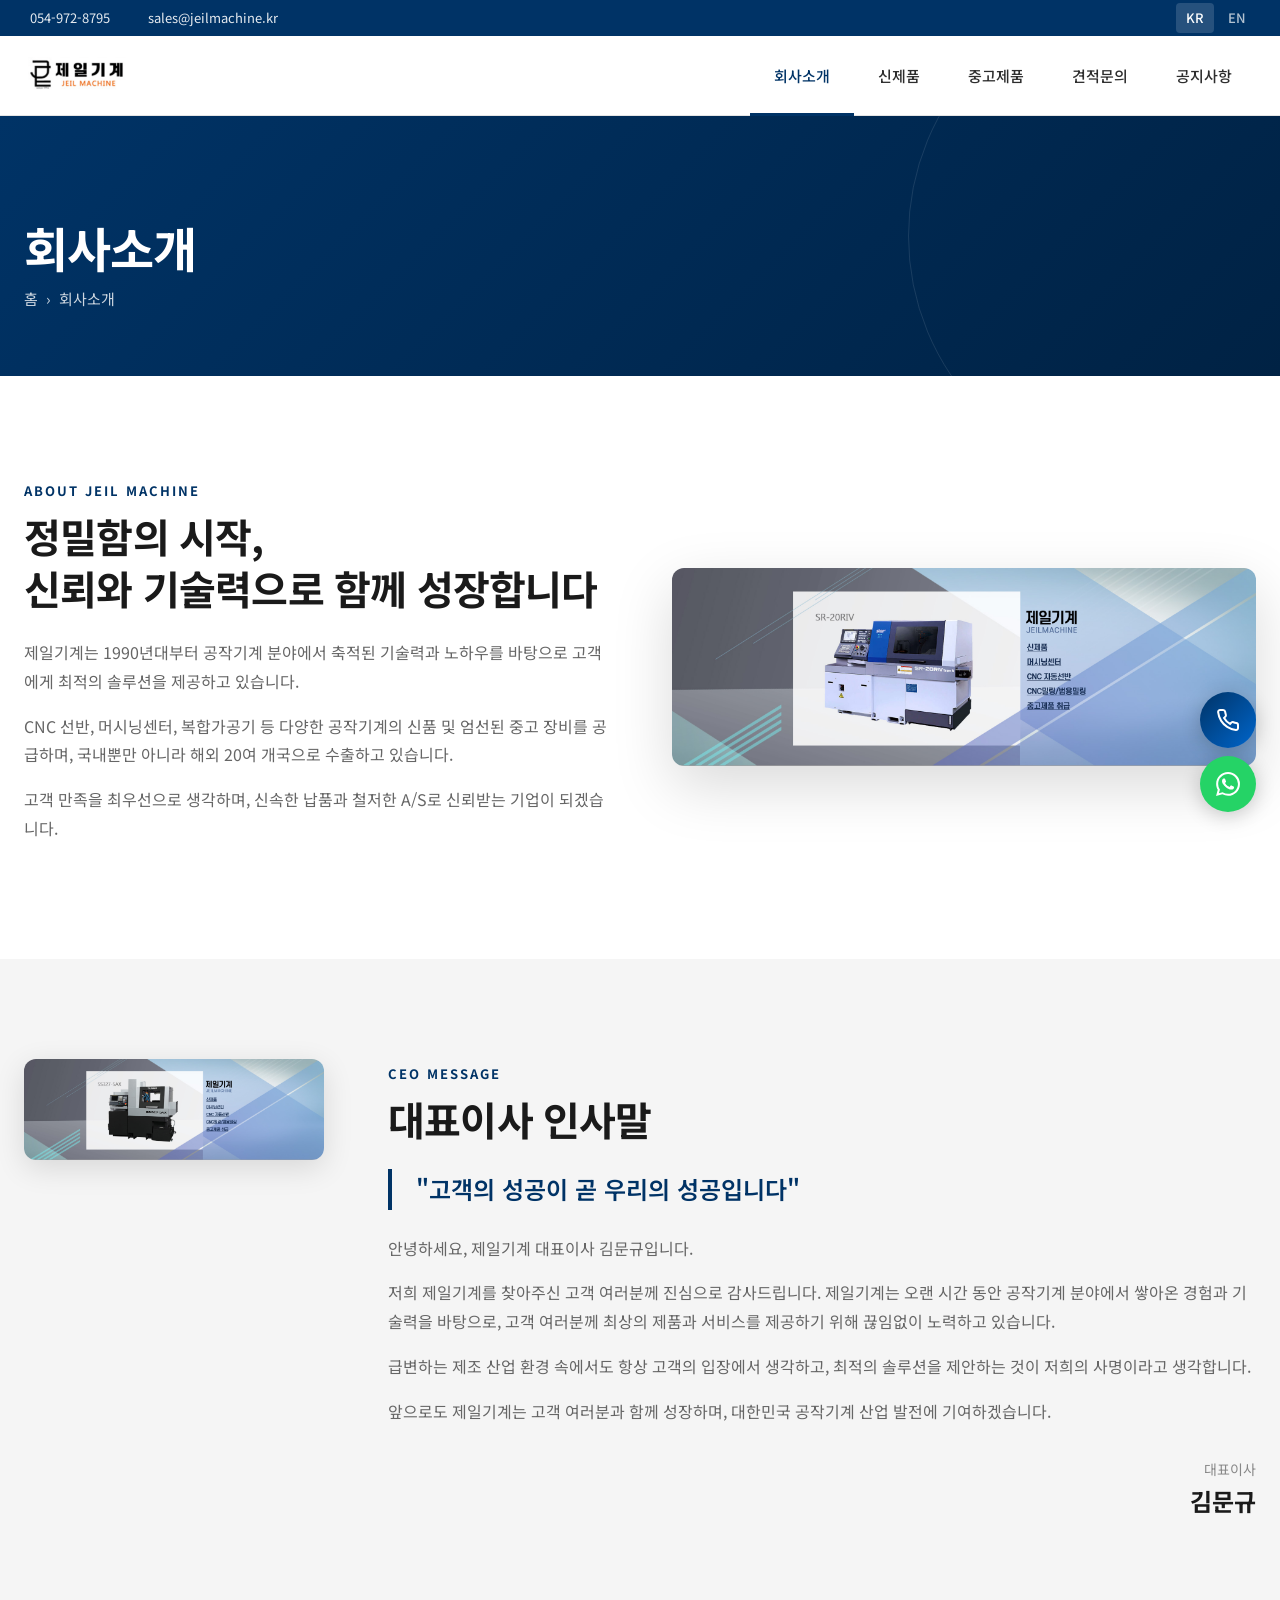
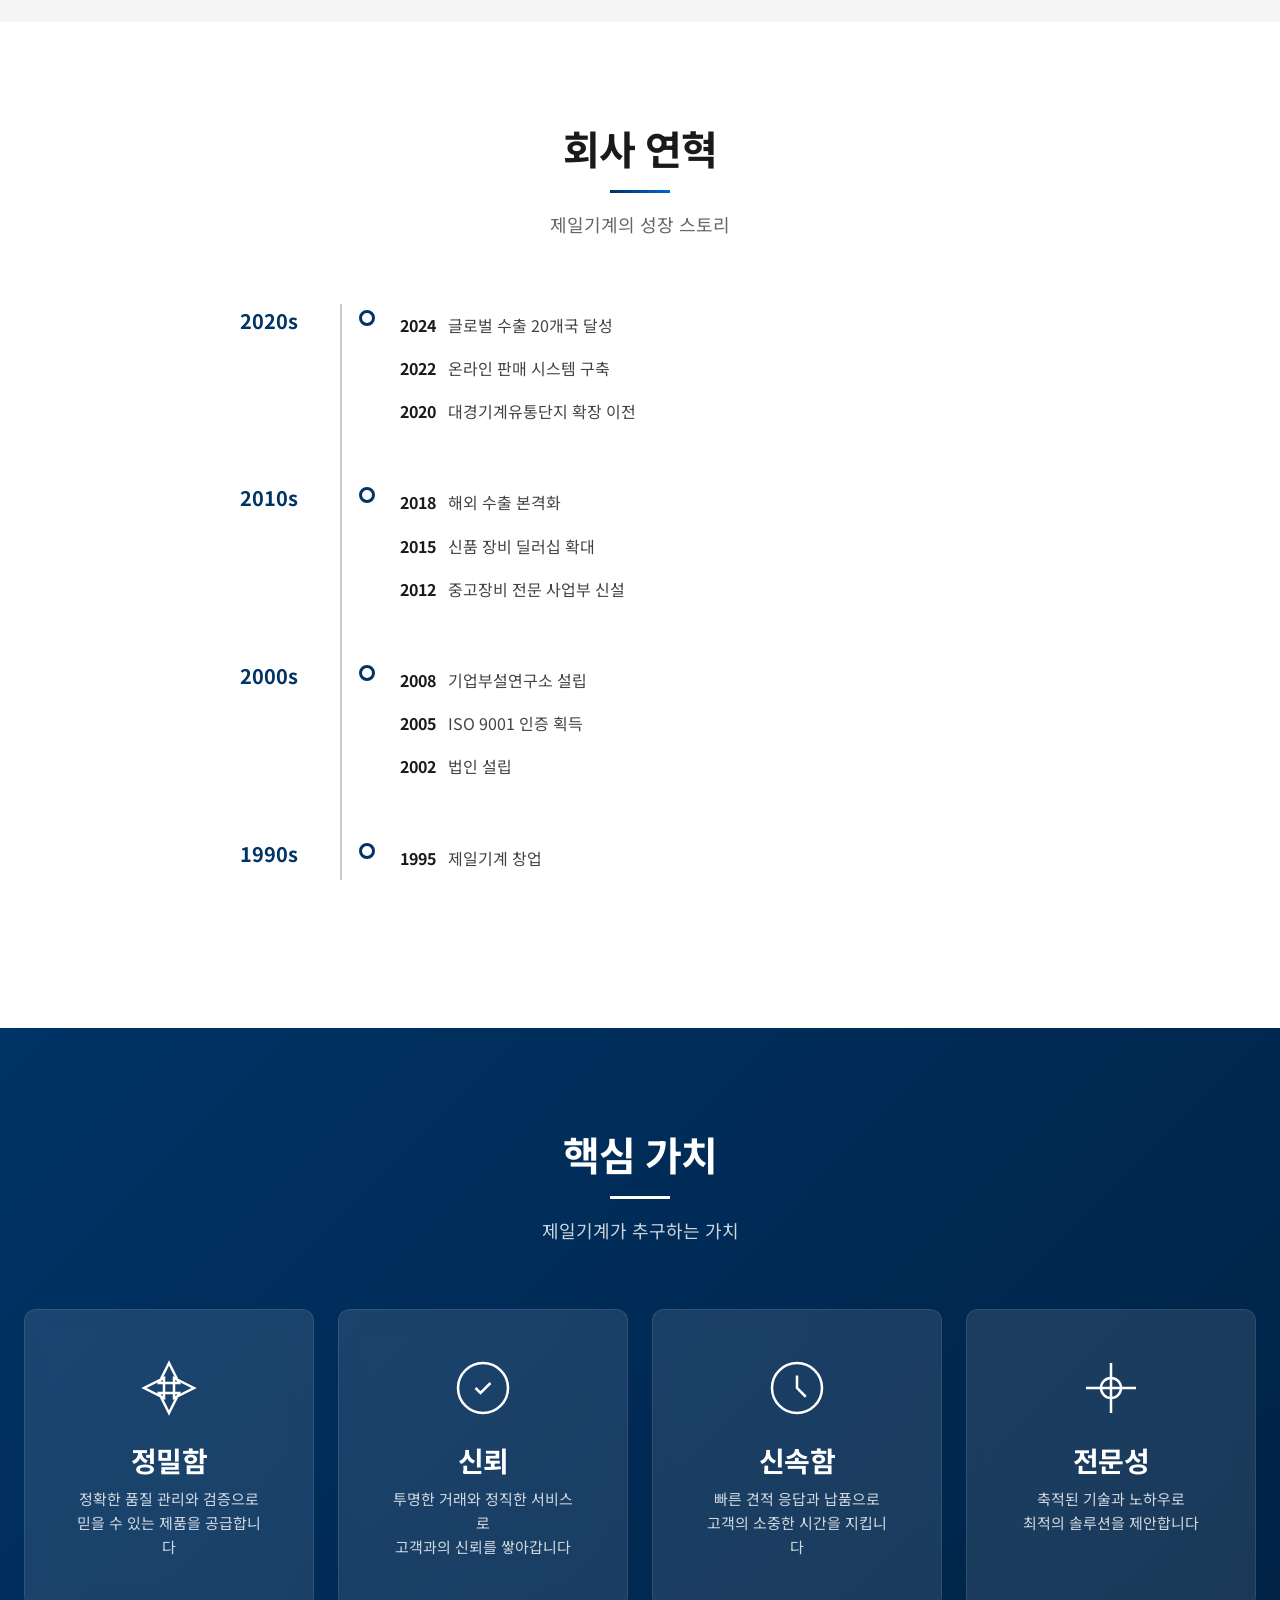
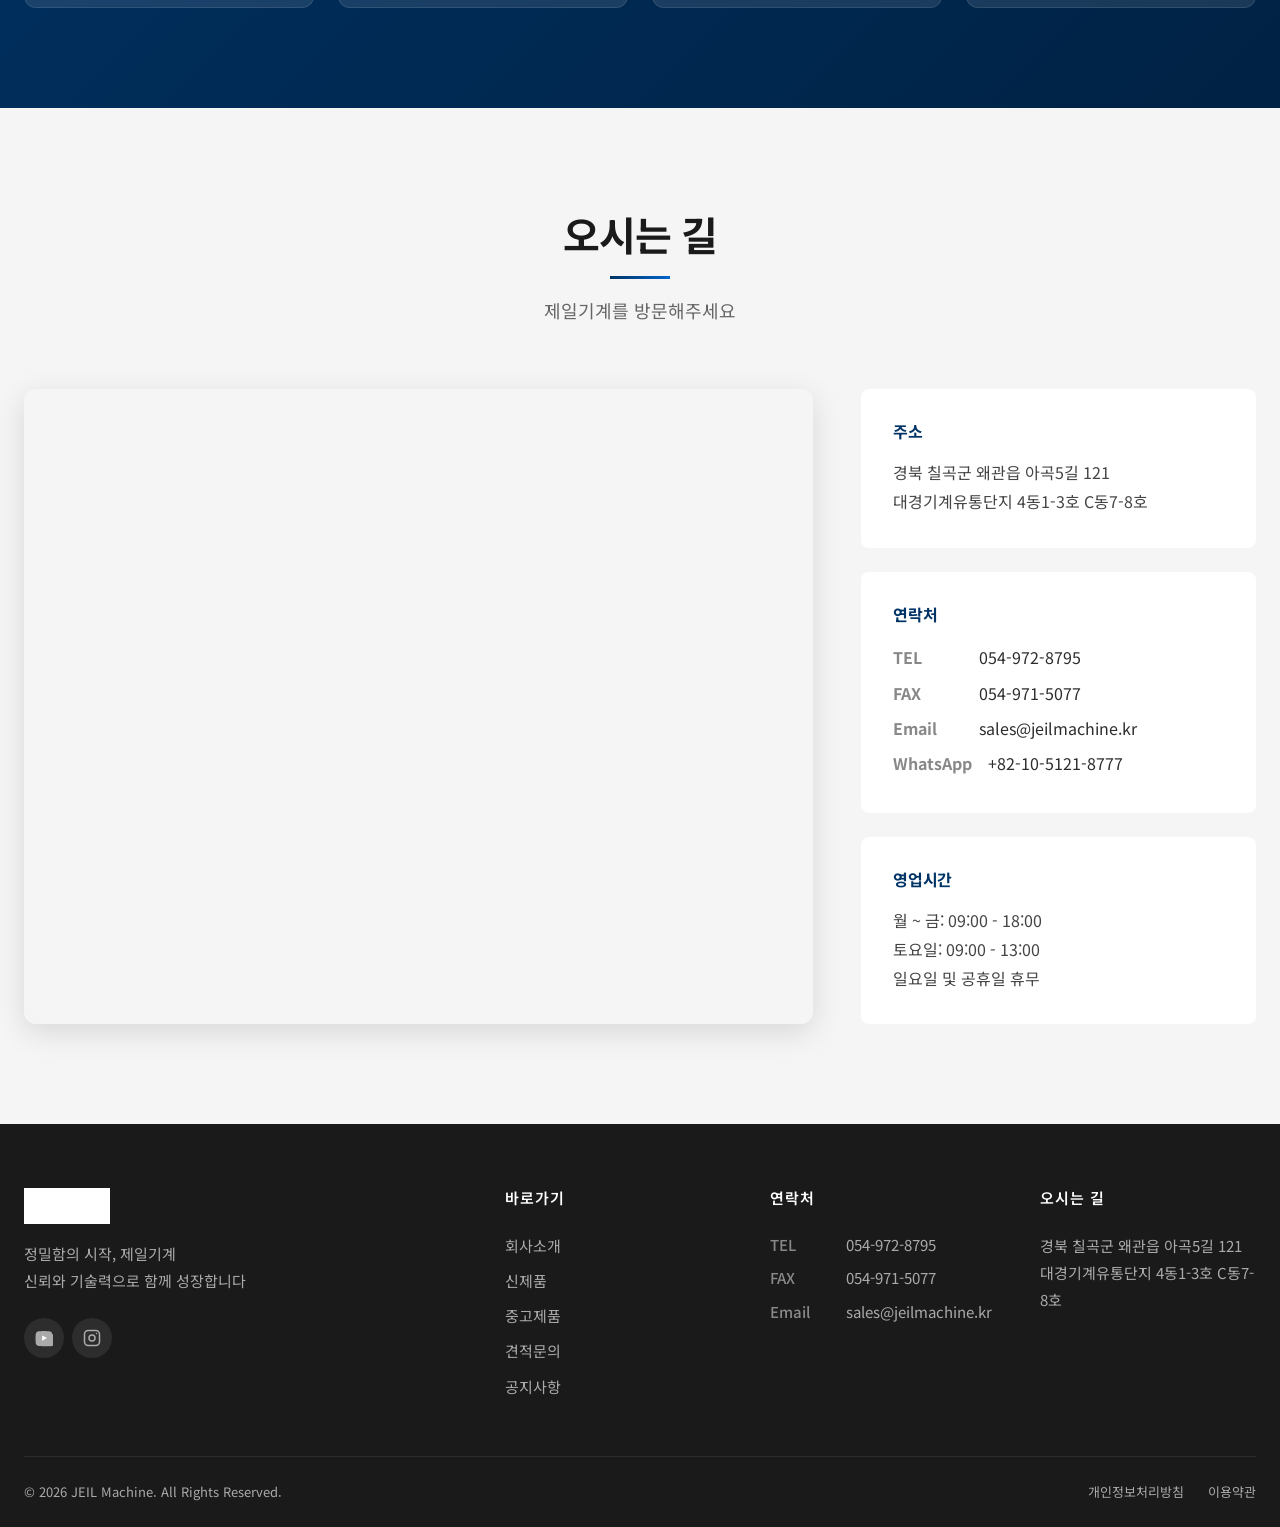
<file: about.html>
<!DOCTYPE html>
<html lang="ko">
<head>
    <meta charset="UTF-8">
    <meta name="viewport" content="width=device-width, initial-scale=1.0">
    <title>회사소개 | 제일기계</title>
    <meta name="description" content="제일기계 회사소개 - 30년 전통의 공작기계 전문기업">
    <link rel="stylesheet" href="css/style.css">
    <link rel="preconnect" href="https://fonts.googleapis.com">
    <link rel="preconnect" href="https://fonts.gstatic.com" crossorigin>
    <link href="https://fonts.googleapis.com/css2?family=Noto+Sans+KR:wght@300;400;500;600;700&display=swap" rel="stylesheet">
</head>
<body>
    <!-- 헤더 -->
    <header class="header">
        <div class="header-top">
            <div class="container">
                <div class="contact-info">
                    <span><i class="icon-phone"></i> 054-972-8795</span>
                    <span><i class="icon-email"></i> sales@jeilmachine.kr</span>
                </div>
                <div class="language-selector">
                    <a href="#" class="active">KR</a>
                    <a href="#">EN</a>
                </div>
            </div>
        </div>
        <nav class="nav-main">
            <div class="container">
                <a href="index.html" class="logo">
                    <img src="images/logo.png" alt="제일기계 JEIL MACHINE">
                </a>
                <ul class="nav-menu">
                    <li class="active"><a href="about.html">회사소개</a></li>
                    <li class="has-submenu">
                        <a href="products-new.html">신제품</a>
                        <ul class="submenu">
                            <li><a href="products-new.html#cnc">CNC 선반</a></li>
                            <li><a href="products-new.html#machining">머시닝센터</a></li>
                            <li><a href="products-new.html#complex">복합가공기</a></li>
                            <li><a href="products-new.html#etc">기타 장비</a></li>
                        </ul>
                    </li>
                    <li class="has-submenu">
                        <a href="products-used.html">중고제품</a>
                        <ul class="submenu">
                            <li><a href="products-used.html#cnc">CNC 선반</a></li>
                            <li><a href="products-used.html#machining">머시닝센터</a></li>
                            <li><a href="products-used.html#etc">기타 장비</a></li>
                        </ul>
                    </li>
                    <li><a href="inquiry.html">견적문의</a></li>
                    <li><a href="notice.html">공지사항</a></li>
                </ul>
                <button class="mobile-menu-btn" aria-label="메뉴">
                    <span></span>
                    <span></span>
                    <span></span>
                </button>
            </div>
        </nav>
    </header>

    <!-- 페이지 헤더 -->
    <section class="page-header">
        <div class="container">
            <h1>회사소개</h1>
            <div class="breadcrumb">
                <a href="index.html">홈</a>
                <span>›</span>
                <span>회사소개</span>
            </div>
        </div>
    </section>

    <!-- 회사 소개 메인 -->
    <section class="about-intro">
        <div class="container">
            <div class="about-intro-grid">
                <div class="about-intro-content">
                    <span class="section-label">About JEIL Machine</span>
                    <h2>정밀함의 시작,<br>신뢰와 기술력으로 함께 성장합니다</h2>
                    <p>제일기계는 1990년대부터 공작기계 분야에서 축적된 기술력과 노하우를 바탕으로 고객에게 최적의 솔루션을 제공하고 있습니다.</p>
                    <p>CNC 선반, 머시닝센터, 복합가공기 등 다양한 공작기계의 신품 및 엄선된 중고 장비를 공급하며, 국내뿐만 아니라 해외 20여 개국으로 수출하고 있습니다.</p>
                    <p>고객 만족을 최우선으로 생각하며, 신속한 납품과 철저한 A/S로 신뢰받는 기업이 되겠습니다.</p>
                </div>
                <div class="about-intro-image">
                    <img src="images/main4.jpg" alt="제일기계 회사 전경">
                </div>
            </div>
        </div>
    </section>

    <!-- CEO 인사말 -->
    <section class="ceo-message">
        <div class="container">
            <div class="ceo-grid">
                <div class="ceo-image">
                    <img src="images/main3.jpg" alt="대표이사 김문규">
                </div>
                <div class="ceo-content">
                    <span class="section-label">CEO Message</span>
                    <h2>대표이사 인사말</h2>
                    <blockquote>
                        "고객의 성공이 곧 우리의 성공입니다"
                    </blockquote>
                    <p>안녕하세요, 제일기계 대표이사 김문규입니다.</p>
                    <p>저희 제일기계를 찾아주신 고객 여러분께 진심으로 감사드립니다. 제일기계는 오랜 시간 동안 공작기계 분야에서 쌓아온 경험과 기술력을 바탕으로, 고객 여러분께 최상의 제품과 서비스를 제공하기 위해 끊임없이 노력하고 있습니다.</p>
                    <p>급변하는 제조 산업 환경 속에서도 항상 고객의 입장에서 생각하고, 최적의 솔루션을 제안하는 것이 저희의 사명이라고 생각합니다.</p>
                    <p>앞으로도 제일기계는 고객 여러분과 함께 성장하며, 대한민국 공작기계 산업 발전에 기여하겠습니다.</p>
                    <div class="ceo-signature">
                        <span>대표이사</span>
                        <strong>김문규</strong>
                    </div>
                </div>
            </div>
        </div>
    </section>

    <!-- 회사 연혁 -->
    <section class="company-history">
        <div class="container">
            <div class="section-header center">
                <h2>회사 연혁</h2>
                <p>제일기계의 성장 스토리</p>
            </div>
            <div class="timeline">
                <div class="timeline-item">
                    <div class="timeline-year">2020s</div>
                    <div class="timeline-content">
                        <ul>
                            <li><strong>2024</strong> 글로벌 수출 20개국 달성</li>
                            <li><strong>2022</strong> 온라인 판매 시스템 구축</li>
                            <li><strong>2020</strong> 대경기계유통단지 확장 이전</li>
                        </ul>
                    </div>
                </div>
                <div class="timeline-item">
                    <div class="timeline-year">2010s</div>
                    <div class="timeline-content">
                        <ul>
                            <li><strong>2018</strong> 해외 수출 본격화</li>
                            <li><strong>2015</strong> 신품 장비 딜러십 확대</li>
                            <li><strong>2012</strong> 중고장비 전문 사업부 신설</li>
                        </ul>
                    </div>
                </div>
                <div class="timeline-item">
                    <div class="timeline-year">2000s</div>
                    <div class="timeline-content">
                        <ul>
                            <li><strong>2008</strong> 기업부설연구소 설립</li>
                            <li><strong>2005</strong> ISO 9001 인증 획득</li>
                            <li><strong>2002</strong> 법인 설립</li>
                        </ul>
                    </div>
                </div>
                <div class="timeline-item">
                    <div class="timeline-year">1990s</div>
                    <div class="timeline-content">
                        <ul>
                            <li><strong>1995</strong> 제일기계 창업</li>
                        </ul>
                    </div>
                </div>
            </div>
        </div>
    </section>

    <!-- 핵심 가치 -->
    <section class="core-values">
        <div class="container">
            <div class="section-header center">
                <h2>핵심 가치</h2>
                <p>제일기계가 추구하는 가치</p>
            </div>
            <div class="values-grid">
                <div class="value-card">
                    <div class="value-icon">
                        <svg viewBox="0 0 48 48"><path d="M24 4l-8 16h16L24 4zm0 40l8-16H16l8 16zm20-20l-16-8v16l16-8zM4 24l16 8V16L4 24z" fill="none" stroke="currentColor" stroke-width="2"/></svg>
                    </div>
                    <h3>정밀함</h3>
                    <p>정확한 품질 관리와 검증으로<br>믿을 수 있는 제품을 공급합니다</p>
                </div>
                <div class="value-card">
                    <div class="value-icon">
                        <svg viewBox="0 0 48 48"><path d="M24 44c11.046 0 20-8.954 20-20S35.046 4 24 4 4 12.954 4 24s8.954 20 20 20z" fill="none" stroke="currentColor" stroke-width="2"/><path d="M18 24l4 4 8-8" fill="none" stroke="currentColor" stroke-width="2"/></svg>
                    </div>
                    <h3>신뢰</h3>
                    <p>투명한 거래와 정직한 서비스로<br>고객과의 신뢰를 쌓아갑니다</p>
                </div>
                <div class="value-card">
                    <div class="value-icon">
                        <svg viewBox="0 0 48 48"><circle cx="24" cy="24" r="20" fill="none" stroke="currentColor" stroke-width="2"/><path d="M24 14v10l7 7" fill="none" stroke="currentColor" stroke-width="2"/></svg>
                    </div>
                    <h3>신속함</h3>
                    <p>빠른 견적 응답과 납품으로<br>고객의 소중한 시간을 지킵니다</p>
                </div>
                <div class="value-card">
                    <div class="value-icon">
                        <svg viewBox="0 0 48 48"><path d="M24 4v40M4 24h40" fill="none" stroke="currentColor" stroke-width="2"/><circle cx="24" cy="24" r="8" fill="none" stroke="currentColor" stroke-width="2"/></svg>
                    </div>
                    <h3>전문성</h3>
                    <p>축적된 기술과 노하우로<br>최적의 솔루션을 제안합니다</p>
                </div>
            </div>
        </div>
    </section>

    <!-- 오시는 길 -->
    <section class="location">
        <div class="container">
            <div class="section-header center">
                <h2>오시는 길</h2>
                <p>제일기계를 방문해주세요</p>
            </div>
            <div class="location-grid">
                <div class="map-wrapper">
                    <div class="map-placeholder">
                        <!-- 카카오맵 또는 구글맵 임베드 영역 -->
                        <iframe
                            src="https://www.google.com/maps/embed?pb=!1m18!1m12!1m3!1d3000!2d128.4!3d35.9!2m3!1f0!2f0!3f0!3m2!1i1024!2i768!4f13.1!3m3!1m2!1s0x0%3A0x0!2zMzXCsDU0JzAwLjAiTiAxMjjCsDI0JzAwLjAiRQ!5e0!3m2!1sko!2skr!4v1234567890"
                            width="100%"
                            height="400"
                            style="border:0; border-radius: 12px;"
                            allowfullscreen=""
                            loading="lazy">
                        </iframe>
                    </div>
                </div>
                <div class="location-info">
                    <div class="info-card">
                        <h3>주소</h3>
                        <p>경북 칠곡군 왜관읍 아곡5길 121<br>대경기계유통단지 4동1-3호 C동7-8호</p>
                    </div>
                    <div class="info-card">
                        <h3>연락처</h3>
                        <ul>
                            <li><strong>TEL</strong> 054-972-8795</li>
                            <li><strong>FAX</strong> 054-971-5077</li>
                            <li><strong>Email</strong> sales@jeilmachine.kr</li>
                            <li><strong>WhatsApp</strong> +82-10-5121-8777</li>
                        </ul>
                    </div>
                    <div class="info-card">
                        <h3>영업시간</h3>
                        <p>월 ~ 금: 09:00 - 18:00<br>토요일: 09:00 - 13:00<br>일요일 및 공휴일 휴무</p>
                    </div>
                </div>
            </div>
        </div>
    </section>

    <!-- 푸터 -->
    <footer class="footer">
        <div class="container">
            <div class="footer-grid">
                <div class="footer-company">
                    <a href="index.html" class="footer-logo">
                        <img src="images/logo.png" alt="제일기계 JEIL MACHINE">
                    </a>
                    <p>정밀함의 시작, 제일기계<br>신뢰와 기술력으로 함께 성장합니다</p>
                    <div class="footer-social">
                        <a href="#" aria-label="YouTube"><svg viewBox="0 0 24 24"><path d="M23 7s-.3-2-1.2-2.8c-1.1-1.2-2.4-1.2-3-1.3C15.5 2.5 12 2.5 12 2.5s-3.5 0-6.8.4c-.6.1-1.9.1-3 1.3C1.3 5 1 7 1 7S.7 9.3.7 11.7v2.1c0 2.4.3 4.7.3 4.7s.3 2 1.2 2.8c1.1 1.2 2.6 1.1 3.2 1.3 2.4.2 10.6.3 10.6.3s3.5 0 6.8-.4c.6-.1 1.9-.1 3-1.3.9-.9 1.2-2.8 1.2-2.8s.3-2.4.3-4.7v-2.1c0-2.4-.3-4.7-.3-4.7z" fill="currentColor"/><path d="M9.5 15.5V8.5l6.5 3.5-6.5 3.5z" fill="#fff"/></svg></a>
                        <a href="#" aria-label="Instagram"><svg viewBox="0 0 24 24"><rect x="2" y="2" width="20" height="20" rx="5" fill="none" stroke="currentColor" stroke-width="2"/><circle cx="12" cy="12" r="4" fill="none" stroke="currentColor" stroke-width="2"/><circle cx="18" cy="6" r="1" fill="currentColor"/></svg></a>
                    </div>
                </div>
                <div class="footer-links">
                    <h4>바로가기</h4>
                    <ul>
                        <li><a href="about.html">회사소개</a></li>
                        <li><a href="products-new.html">신제품</a></li>
                        <li><a href="products-used.html">중고제품</a></li>
                        <li><a href="inquiry.html">견적문의</a></li>
                        <li><a href="notice.html">공지사항</a></li>
                    </ul>
                </div>
                <div class="footer-contact">
                    <h4>연락처</h4>
                    <ul>
                        <li><strong>TEL</strong><span>054-972-8795</span></li>
                        <li><strong>FAX</strong><span>054-971-5077</span></li>
                        <li><strong>Email</strong><span>sales@jeilmachine.kr</span></li>
                    </ul>
                </div>
                <div class="footer-address">
                    <h4>오시는 길</h4>
                    <p>경북 칠곡군 왜관읍 아곡5길 121<br>대경기계유통단지 4동1-3호 C동7-8호</p>
                </div>
            </div>
            <div class="footer-bottom">
                <p>&copy; 2026 JEIL Machine. All Rights Reserved.</p>
                <div class="footer-legal">
                    <a href="#">개인정보처리방침</a>
                    <a href="#">이용약관</a>
                </div>
            </div>
        </div>
    </footer>

    <!-- 플로팅 버튼 -->
    <div class="floating-buttons">
        <a href="tel:054-972-8795" class="floating-btn phone" aria-label="전화하기">
            <svg viewBox="0 0 24 24"><path d="M22 16.92v3a2 2 0 01-2.18 2 19.79 19.79 0 01-8.63-3.07 19.5 19.5 0 01-6-6 19.79 19.79 0 01-3.07-8.67A2 2 0 014.11 2h3a2 2 0 012 1.72c.127.96.361 1.903.7 2.81a2 2 0 01-.45 2.11L8.09 9.91a16 16 0 006 6l1.27-1.27a2 2 0 012.11-.45c.907.339 1.85.573 2.81.7A2 2 0 0122 16.92z" fill="none" stroke="currentColor" stroke-width="2"/></svg>
        </a>
        <a href="https://wa.me/821051218777" class="floating-btn whatsapp" aria-label="WhatsApp">
            <svg viewBox="0 0 24 24"><path d="M17.472 14.382c-.297-.149-1.758-.867-2.03-.967-.273-.099-.471-.148-.67.15-.197.297-.767.966-.94 1.164-.173.199-.347.223-.644.075-.297-.15-1.255-.463-2.39-1.475-.883-.788-1.48-1.761-1.653-2.059-.173-.297-.018-.458.13-.606.134-.133.298-.347.446-.52.149-.174.198-.298.298-.497.099-.198.05-.371-.025-.52-.075-.149-.669-1.612-.916-2.207-.242-.579-.487-.5-.669-.51-.173-.008-.371-.01-.57-.01-.198 0-.52.074-.792.372-.272.297-1.04 1.016-1.04 2.479 0 1.462 1.065 2.875 1.213 3.074.149.198 2.096 3.2 5.077 4.487.709.306 1.262.489 1.694.625.712.227 1.36.195 1.871.118.571-.085 1.758-.719 2.006-1.413.248-.694.248-1.289.173-1.413-.074-.124-.272-.198-.57-.347m-5.421 7.403h-.004a9.87 9.87 0 01-5.031-1.378l-.361-.214-3.741.982.998-3.648-.235-.374a9.86 9.86 0 01-1.51-5.26c.001-5.45 4.436-9.884 9.888-9.884 2.64 0 5.122 1.03 6.988 2.898a9.825 9.825 0 012.893 6.994c-.003 5.45-4.437 9.884-9.885 9.884m8.413-18.297A11.815 11.815 0 0012.05 0C5.495 0 .16 5.335.157 11.892c0 2.096.547 4.142 1.588 5.945L.057 24l6.305-1.654a11.882 11.882 0 005.683 1.448h.005c6.554 0 11.89-5.335 11.893-11.893a11.821 11.821 0 00-3.48-8.413z" fill="currentColor"/></svg>
        </a>
        <button class="floating-btn top" aria-label="맨 위로">
            <svg viewBox="0 0 24 24"><path d="M18 15l-6-6-6 6" fill="none" stroke="currentColor" stroke-width="2"/></svg>
        </button>
    </div>

    <script src="js/main.js"></script>
</body>
</html>
</file>
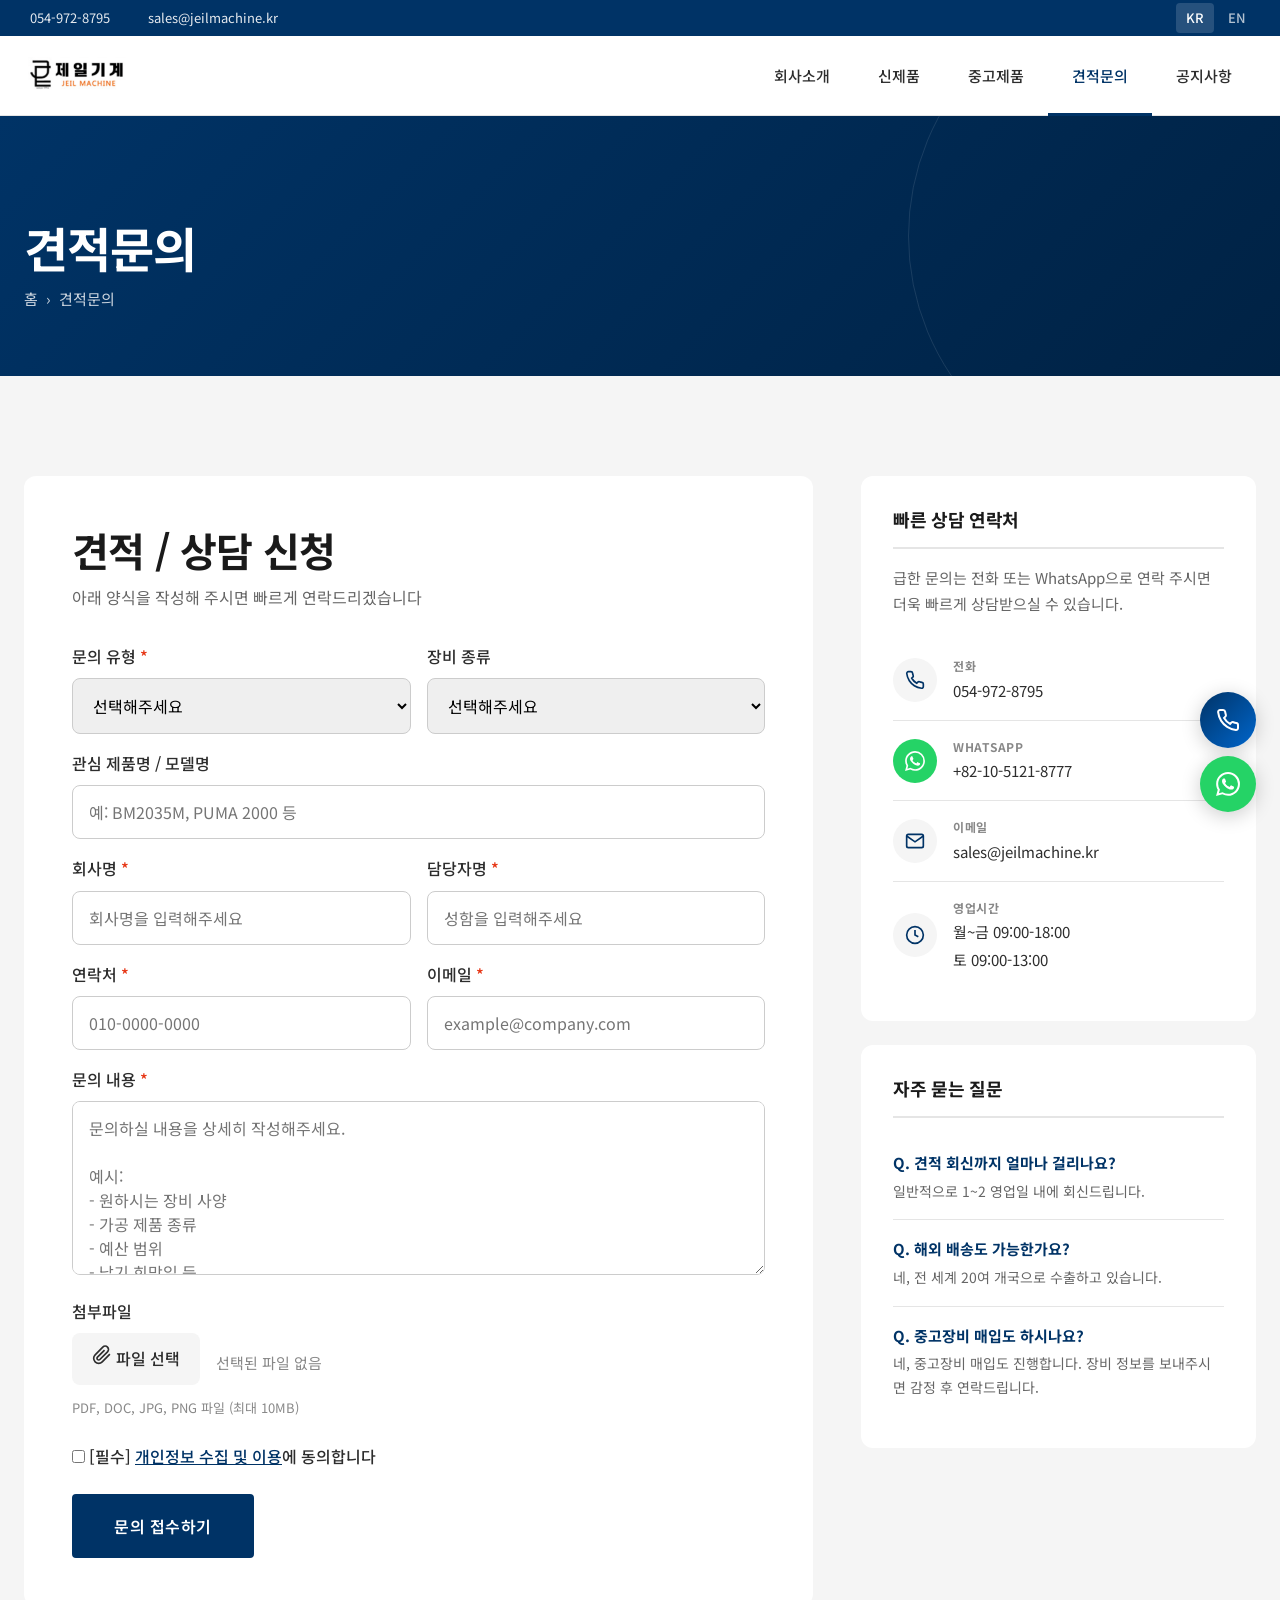
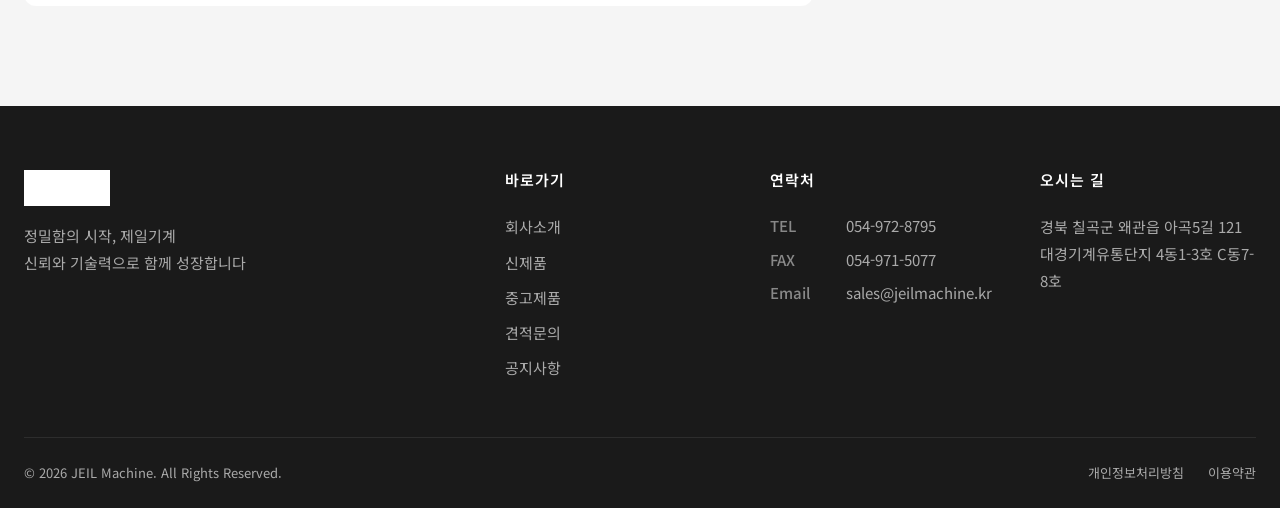
<file: inquiry.html>
<!DOCTYPE html>
<html lang="ko">
<head>
    <meta charset="UTF-8">
    <meta name="viewport" content="width=device-width, initial-scale=1.0">
    <title>견적문의 | 제일기계</title>
    <meta name="description" content="제일기계 견적문의 - 공작기계 견적 및 상담 신청">
    <link rel="stylesheet" href="css/style.css">
    <link rel="preconnect" href="https://fonts.googleapis.com">
    <link rel="preconnect" href="https://fonts.gstatic.com" crossorigin>
    <link href="https://fonts.googleapis.com/css2?family=Noto+Sans+KR:wght@300;400;500;600;700&display=swap" rel="stylesheet">
</head>
<body>
    <!-- 헤더 -->
    <header class="header">
        <div class="header-top">
            <div class="container">
                <div class="contact-info">
                    <span><i class="icon-phone"></i> 054-972-8795</span>
                    <span><i class="icon-email"></i> sales@jeilmachine.kr</span>
                </div>
                <div class="language-selector">
                    <a href="#" class="active">KR</a>
                    <a href="#">EN</a>
                </div>
            </div>
        </div>
        <nav class="nav-main">
            <div class="container">
                <a href="index.html" class="logo">
                    <img src="images/logo.png" alt="제일기계 JEIL MACHINE">
                </a>
                <ul class="nav-menu">
                    <li><a href="about.html">회사소개</a></li>
                    <li class="has-submenu">
                        <a href="products-new.html">신제품</a>
                        <ul class="submenu">
                            <li><a href="products-new.html#cnc">CNC 선반</a></li>
                            <li><a href="products-new.html#machining">머시닝센터</a></li>
                            <li><a href="products-new.html#complex">복합가공기</a></li>
                            <li><a href="products-new.html#etc">기타 장비</a></li>
                        </ul>
                    </li>
                    <li class="has-submenu">
                        <a href="products-used.html">중고제품</a>
                        <ul class="submenu">
                            <li><a href="products-used.html#cnc">CNC 선반</a></li>
                            <li><a href="products-used.html#machining">머시닝센터</a></li>
                            <li><a href="products-used.html#etc">기타 장비</a></li>
                        </ul>
                    </li>
                    <li class="active"><a href="inquiry.html">견적문의</a></li>
                    <li><a href="notice.html">공지사항</a></li>
                </ul>
                <button class="mobile-menu-btn" aria-label="메뉴">
                    <span></span>
                    <span></span>
                    <span></span>
                </button>
            </div>
        </nav>
    </header>

    <!-- 페이지 헤더 -->
    <section class="page-header">
        <div class="container">
            <h1>견적문의</h1>
            <div class="breadcrumb">
                <a href="index.html">홈</a>
                <span>›</span>
                <span>견적문의</span>
            </div>
        </div>
    </section>

    <!-- 문의 폼 섹션 -->
    <section class="inquiry-section">
        <div class="container">
            <div class="inquiry-grid">
                <!-- 문의 폼 -->
                <div class="inquiry-form-wrapper">
                    <div class="form-header">
                        <h2>견적 / 상담 신청</h2>
                        <p>아래 양식을 작성해 주시면 빠르게 연락드리겠습니다</p>
                    </div>
                    <form class="inquiry-form" id="inquiryForm" action="#" method="POST">
                        <div class="form-row">
                            <div class="form-group">
                                <label for="inquiryType">문의 유형 <span class="required">*</span></label>
                                <select id="inquiryType" name="inquiryType" required>
                                    <option value="">선택해주세요</option>
                                    <option value="new">신제품 견적</option>
                                    <option value="used">중고제품 견적</option>
                                    <option value="sell">중고장비 매입</option>
                                    <option value="as">A/S 문의</option>
                                    <option value="other">기타 문의</option>
                                </select>
                            </div>
                            <div class="form-group">
                                <label for="productCategory">장비 종류</label>
                                <select id="productCategory" name="productCategory">
                                    <option value="">선택해주세요</option>
                                    <option value="cnc">CNC 선반</option>
                                    <option value="machining">머시닝센터</option>
                                    <option value="complex">복합가공기</option>
                                    <option value="wirecut">와이어컷</option>
                                    <option value="grinding">연삭기</option>
                                    <option value="other">기타</option>
                                </select>
                            </div>
                        </div>

                        <div class="form-group">
                            <label for="productName">관심 제품명 / 모델명</label>
                            <input type="text" id="productName" name="productName" placeholder="예: BM2035M, PUMA 2000 등">
                        </div>

                        <div class="form-row">
                            <div class="form-group">
                                <label for="companyName">회사명 <span class="required">*</span></label>
                                <input type="text" id="companyName" name="companyName" required placeholder="회사명을 입력해주세요">
                            </div>
                            <div class="form-group">
                                <label for="contactName">담당자명 <span class="required">*</span></label>
                                <input type="text" id="contactName" name="contactName" required placeholder="성함을 입력해주세요">
                            </div>
                        </div>

                        <div class="form-row">
                            <div class="form-group">
                                <label for="phone">연락처 <span class="required">*</span></label>
                                <input type="tel" id="phone" name="phone" required placeholder="010-0000-0000">
                            </div>
                            <div class="form-group">
                                <label for="email">이메일 <span class="required">*</span></label>
                                <input type="email" id="email" name="email" required placeholder="example@company.com">
                            </div>
                        </div>

                        <div class="form-group">
                            <label for="message">문의 내용 <span class="required">*</span></label>
                            <textarea id="message" name="message" rows="6" required placeholder="문의하실 내용을 상세히 작성해주세요.&#10;&#10;예시:&#10;- 원하시는 장비 사양&#10;- 가공 제품 종류&#10;- 예산 범위&#10;- 납기 희망일 등"></textarea>
                        </div>

                        <div class="form-group">
                            <label for="attachment">첨부파일</label>
                            <div class="file-upload">
                                <input type="file" id="attachment" name="attachment" accept=".pdf,.doc,.docx,.jpg,.png">
                                <label for="attachment" class="file-label">
                                    <svg viewBox="0 0 24 24" width="20" height="20"><path d="M21.44 11.05l-9.19 9.19a6 6 0 01-8.49-8.49l9.19-9.19a4 4 0 015.66 5.66l-9.2 9.19a2 2 0 01-2.83-2.83l8.49-8.48" fill="none" stroke="currentColor" stroke-width="2"/></svg>
                                    파일 선택
                                </label>
                                <span class="file-name">선택된 파일 없음</span>
                            </div>
                            <small>PDF, DOC, JPG, PNG 파일 (최대 10MB)</small>
                        </div>

                        <div class="form-group checkbox-group">
                            <label class="checkbox-label">
                                <input type="checkbox" name="privacy" required>
                                <span class="checkmark"></span>
                                <span>[필수] <a href="#" onclick="openPrivacyModal(); return false;">개인정보 수집 및 이용</a>에 동의합니다</span>
                            </label>
                        </div>

                        <button type="submit" class="btn btn-primary btn-large">문의 접수하기</button>
                    </form>
                </div>

                <!-- 연락처 정보 -->
                <div class="inquiry-sidebar">
                    <div class="contact-card">
                        <h3>빠른 상담 연락처</h3>
                        <p>급한 문의는 전화 또는 WhatsApp으로 연락 주시면 더욱 빠르게 상담받으실 수 있습니다.</p>

                        <div class="contact-item">
                            <div class="contact-icon">
                                <svg viewBox="0 0 24 24"><path d="M22 16.92v3a2 2 0 01-2.18 2 19.79 19.79 0 01-8.63-3.07 19.5 19.5 0 01-6-6 19.79 19.79 0 01-3.07-8.67A2 2 0 014.11 2h3a2 2 0 012 1.72c.127.96.361 1.903.7 2.81a2 2 0 01-.45 2.11L8.09 9.91a16 16 0 006 6l1.27-1.27a2 2 0 012.11-.45c.907.339 1.85.573 2.81.7A2 2 0 0122 16.92z" fill="none" stroke="currentColor" stroke-width="2"/></svg>
                            </div>
                            <div class="contact-detail">
                                <strong>전화</strong>
                                <a href="tel:054-972-8795">054-972-8795</a>
                            </div>
                        </div>

                        <div class="contact-item">
                            <div class="contact-icon whatsapp">
                                <svg viewBox="0 0 24 24"><path d="M17.472 14.382c-.297-.149-1.758-.867-2.03-.967-.273-.099-.471-.148-.67.15-.197.297-.767.966-.94 1.164-.173.199-.347.223-.644.075-.297-.15-1.255-.463-2.39-1.475-.883-.788-1.48-1.761-1.653-2.059-.173-.297-.018-.458.13-.606.134-.133.298-.347.446-.52.149-.174.198-.298.298-.497.099-.198.05-.371-.025-.52-.075-.149-.669-1.612-.916-2.207-.242-.579-.487-.5-.669-.51-.173-.008-.371-.01-.57-.01-.198 0-.52.074-.792.372-.272.297-1.04 1.016-1.04 2.479 0 1.462 1.065 2.875 1.213 3.074.149.198 2.096 3.2 5.077 4.487.709.306 1.262.489 1.694.625.712.227 1.36.195 1.871.118.571-.085 1.758-.719 2.006-1.413.248-.694.248-1.289.173-1.413-.074-.124-.272-.198-.57-.347m-5.421 7.403h-.004a9.87 9.87 0 01-5.031-1.378l-.361-.214-3.741.982.998-3.648-.235-.374a9.86 9.86 0 01-1.51-5.26c.001-5.45 4.436-9.884 9.888-9.884 2.64 0 5.122 1.03 6.988 2.898a9.825 9.825 0 012.893 6.994c-.003 5.45-4.437 9.884-9.885 9.884m8.413-18.297A11.815 11.815 0 0012.05 0C5.495 0 .16 5.335.157 11.892c0 2.096.547 4.142 1.588 5.945L.057 24l6.305-1.654a11.882 11.882 0 005.683 1.448h.005c6.554 0 11.89-5.335 11.893-11.893a11.821 11.821 0 00-3.48-8.413z" fill="currentColor"/></svg>
                            </div>
                            <div class="contact-detail">
                                <strong>WhatsApp</strong>
                                <a href="https://wa.me/821051218777">+82-10-5121-8777</a>
                            </div>
                        </div>

                        <div class="contact-item">
                            <div class="contact-icon">
                                <svg viewBox="0 0 24 24"><path d="M4 4h16c1.1 0 2 .9 2 2v12c0 1.1-.9 2-2 2H4c-1.1 0-2-.9-2-2V6c0-1.1.9-2 2-2z" fill="none" stroke="currentColor" stroke-width="2"/><path d="M22 6l-10 7L2 6" fill="none" stroke="currentColor" stroke-width="2"/></svg>
                            </div>
                            <div class="contact-detail">
                                <strong>이메일</strong>
                                <a href="mailto:sales@jeilmachine.kr">sales@jeilmachine.kr</a>
                            </div>
                        </div>

                        <div class="contact-item">
                            <div class="contact-icon">
                                <svg viewBox="0 0 24 24"><circle cx="12" cy="12" r="10" fill="none" stroke="currentColor" stroke-width="2"/><path d="M12 6v6l4 2" fill="none" stroke="currentColor" stroke-width="2"/></svg>
                            </div>
                            <div class="contact-detail">
                                <strong>영업시간</strong>
                                <span>월~금 09:00-18:00<br>토 09:00-13:00</span>
                            </div>
                        </div>
                    </div>

                    <div class="faq-card">
                        <h3>자주 묻는 질문</h3>
                        <div class="faq-item">
                            <strong>Q. 견적 회신까지 얼마나 걸리나요?</strong>
                            <p>일반적으로 1~2 영업일 내에 회신드립니다.</p>
                        </div>
                        <div class="faq-item">
                            <strong>Q. 해외 배송도 가능한가요?</strong>
                            <p>네, 전 세계 20여 개국으로 수출하고 있습니다.</p>
                        </div>
                        <div class="faq-item">
                            <strong>Q. 중고장비 매입도 하시나요?</strong>
                            <p>네, 중고장비 매입도 진행합니다. 장비 정보를 보내주시면 감정 후 연락드립니다.</p>
                        </div>
                    </div>
                </div>
            </div>
        </div>
    </section>

    <!-- 푸터 -->
    <footer class="footer">
        <div class="container">
            <div class="footer-grid">
                <div class="footer-company">
                    <a href="index.html" class="footer-logo">
                        <img src="images/logo.png" alt="제일기계 JEIL MACHINE">
                    </a>
                    <p>정밀함의 시작, 제일기계<br>신뢰와 기술력으로 함께 성장합니다</p>
                </div>
                <div class="footer-links">
                    <h4>바로가기</h4>
                    <ul>
                        <li><a href="about.html">회사소개</a></li>
                        <li><a href="products-new.html">신제품</a></li>
                        <li><a href="products-used.html">중고제품</a></li>
                        <li><a href="inquiry.html">견적문의</a></li>
                        <li><a href="notice.html">공지사항</a></li>
                    </ul>
                </div>
                <div class="footer-contact">
                    <h4>연락처</h4>
                    <ul>
                        <li><strong>TEL</strong><span>054-972-8795</span></li>
                        <li><strong>FAX</strong><span>054-971-5077</span></li>
                        <li><strong>Email</strong><span>sales@jeilmachine.kr</span></li>
                    </ul>
                </div>
                <div class="footer-address">
                    <h4>오시는 길</h4>
                    <p>경북 칠곡군 왜관읍 아곡5길 121<br>대경기계유통단지 4동1-3호 C동7-8호</p>
                </div>
            </div>
            <div class="footer-bottom">
                <p>&copy; 2026 JEIL Machine. All Rights Reserved.</p>
                <div class="footer-legal">
                    <a href="#">개인정보처리방침</a>
                    <a href="#">이용약관</a>
                </div>
            </div>
        </div>
    </footer>

    <!-- 플로팅 버튼 -->
    <div class="floating-buttons">
        <a href="tel:054-972-8795" class="floating-btn phone" aria-label="전화하기">
            <svg viewBox="0 0 24 24"><path d="M22 16.92v3a2 2 0 01-2.18 2 19.79 19.79 0 01-8.63-3.07 19.5 19.5 0 01-6-6 19.79 19.79 0 01-3.07-8.67A2 2 0 014.11 2h3a2 2 0 012 1.72c.127.96.361 1.903.7 2.81a2 2 0 01-.45 2.11L8.09 9.91a16 16 0 006 6l1.27-1.27a2 2 0 012.11-.45c.907.339 1.85.573 2.81.7A2 2 0 0122 16.92z" fill="none" stroke="currentColor" stroke-width="2"/></svg>
        </a>
        <a href="https://wa.me/821051218777" class="floating-btn whatsapp" aria-label="WhatsApp">
            <svg viewBox="0 0 24 24"><path d="M17.472 14.382c-.297-.149-1.758-.867-2.03-.967-.273-.099-.471-.148-.67.15-.197.297-.767.966-.94 1.164-.173.199-.347.223-.644.075-.297-.15-1.255-.463-2.39-1.475-.883-.788-1.48-1.761-1.653-2.059-.173-.297-.018-.458.13-.606.134-.133.298-.347.446-.52.149-.174.198-.298.298-.497.099-.198.05-.371-.025-.52-.075-.149-.669-1.612-.916-2.207-.242-.579-.487-.5-.669-.51-.173-.008-.371-.01-.57-.01-.198 0-.52.074-.792.372-.272.297-1.04 1.016-1.04 2.479 0 1.462 1.065 2.875 1.213 3.074.149.198 2.096 3.2 5.077 4.487.709.306 1.262.489 1.694.625.712.227 1.36.195 1.871.118.571-.085 1.758-.719 2.006-1.413.248-.694.248-1.289.173-1.413-.074-.124-.272-.198-.57-.347m-5.421 7.403h-.004a9.87 9.87 0 01-5.031-1.378l-.361-.214-3.741.982.998-3.648-.235-.374a9.86 9.86 0 01-1.51-5.26c.001-5.45 4.436-9.884 9.888-9.884 2.64 0 5.122 1.03 6.988 2.898a9.825 9.825 0 012.893 6.994c-.003 5.45-4.437 9.884-9.885 9.884m8.413-18.297A11.815 11.815 0 0012.05 0C5.495 0 .16 5.335.157 11.892c0 2.096.547 4.142 1.588 5.945L.057 24l6.305-1.654a11.882 11.882 0 005.683 1.448h.005c6.554 0 11.89-5.335 11.893-11.893a11.821 11.821 0 00-3.48-8.413z" fill="currentColor"/></svg>
        </a>
        <button class="floating-btn top" aria-label="맨 위로">
            <svg viewBox="0 0 24 24"><path d="M18 15l-6-6-6 6" fill="none" stroke="currentColor" stroke-width="2"/></svg>
        </button>
    </div>

    <script src="js/main.js"></script>
    <script>
        // 파일 업로드 이름 표시
        document.getElementById('attachment').addEventListener('change', function() {
            const fileName = this.files[0] ? this.files[0].name : '선택된 파일 없음';
            document.querySelector('.file-name').textContent = fileName;
        });

        // URL 파라미터에서 제품명 가져오기
        const urlParams = new URLSearchParams(window.location.search);
        const product = urlParams.get('product');
        if (product) {
            document.getElementById('productName').value = product;
        }

        // 폼 제출 처리
        document.getElementById('inquiryForm').addEventListener('submit', function(e) {
            e.preventDefault();
            // 실제로는 서버로 데이터 전송
            alert('문의가 접수되었습니다. 빠른 시일 내에 연락드리겠습니다.');
        });

        function openPrivacyModal() {
            alert('개인정보 수집 및 이용 동의\n\n수집항목: 회사명, 담당자명, 연락처, 이메일\n수집목적: 견적 문의 답변 및 상담\n보유기간: 상담 완료 후 1년');
        }
    </script>
</body>
</html>
</file>
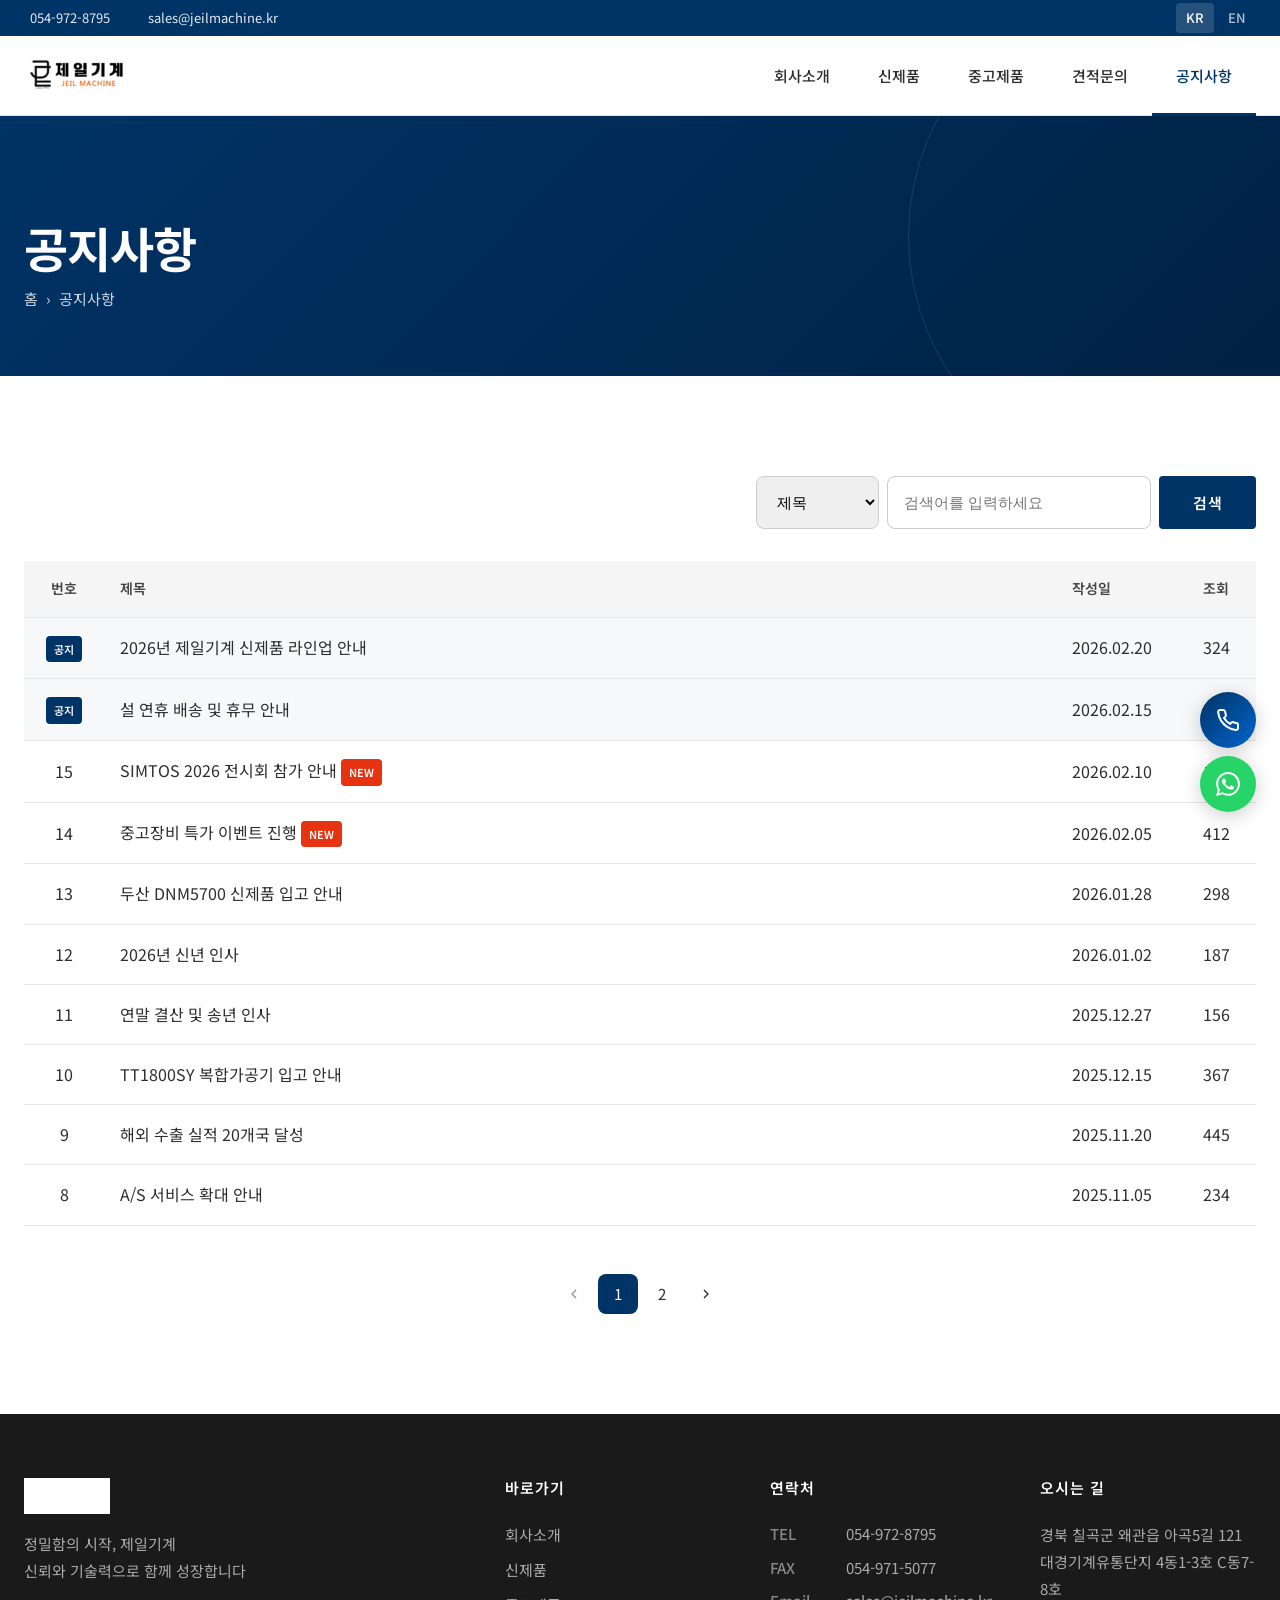
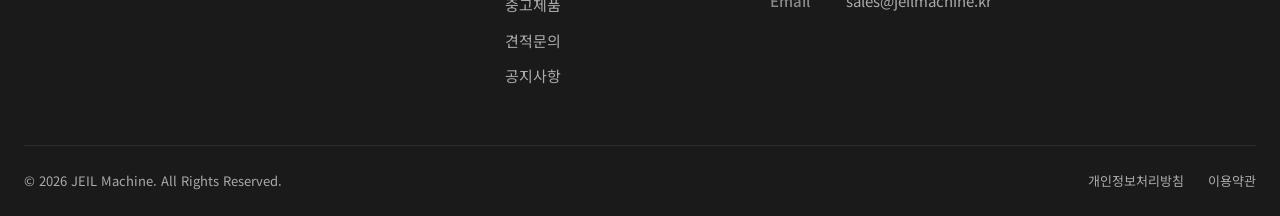
<file: notice.html>
<!DOCTYPE html>
<html lang="ko">
<head>
    <meta charset="UTF-8">
    <meta name="viewport" content="width=device-width, initial-scale=1.0">
    <title>공지사항 | 제일기계</title>
    <meta name="description" content="제일기계 공지사항 - 회사 소식 및 공지">
    <link rel="stylesheet" href="css/style.css">
    <link rel="preconnect" href="https://fonts.googleapis.com">
    <link rel="preconnect" href="https://fonts.gstatic.com" crossorigin>
    <link href="https://fonts.googleapis.com/css2?family=Noto+Sans+KR:wght@300;400;500;600;700&display=swap" rel="stylesheet">
</head>
<body>
    <!-- 헤더 -->
    <header class="header">
        <div class="header-top">
            <div class="container">
                <div class="contact-info">
                    <span><i class="icon-phone"></i> 054-972-8795</span>
                    <span><i class="icon-email"></i> sales@jeilmachine.kr</span>
                </div>
                <div class="language-selector">
                    <a href="#" class="active">KR</a>
                    <a href="#">EN</a>
                </div>
            </div>
        </div>
        <nav class="nav-main">
            <div class="container">
                <a href="index.html" class="logo">
                    <img src="images/logo.png" alt="제일기계 JEIL MACHINE">
                </a>
                <ul class="nav-menu">
                    <li><a href="about.html">회사소개</a></li>
                    <li class="has-submenu">
                        <a href="products-new.html">신제품</a>
                        <ul class="submenu">
                            <li><a href="products-new.html#cnc">CNC 선반</a></li>
                            <li><a href="products-new.html#machining">머시닝센터</a></li>
                            <li><a href="products-new.html#complex">복합가공기</a></li>
                            <li><a href="products-new.html#etc">기타 장비</a></li>
                        </ul>
                    </li>
                    <li class="has-submenu">
                        <a href="products-used.html">중고제품</a>
                        <ul class="submenu">
                            <li><a href="products-used.html#cnc">CNC 선반</a></li>
                            <li><a href="products-used.html#machining">머시닝센터</a></li>
                            <li><a href="products-used.html#etc">기타 장비</a></li>
                        </ul>
                    </li>
                    <li><a href="inquiry.html">견적문의</a></li>
                    <li class="active"><a href="notice.html">공지사항</a></li>
                </ul>
                <button class="mobile-menu-btn" aria-label="메뉴">
                    <span></span>
                    <span></span>
                    <span></span>
                </button>
            </div>
        </nav>
    </header>

    <!-- 페이지 헤더 -->
    <section class="page-header">
        <div class="container">
            <h1>공지사항</h1>
            <div class="breadcrumb">
                <a href="index.html">홈</a>
                <span>›</span>
                <span>공지사항</span>
            </div>
        </div>
    </section>

    <!-- 공지사항 목록 -->
    <section class="notice-section">
        <div class="container">
            <!-- 검색 -->
            <div class="notice-search">
                <form class="search-form">
                    <select name="searchType">
                        <option value="title">제목</option>
                        <option value="content">내용</option>
                        <option value="all">제목+내용</option>
                    </select>
                    <input type="text" name="keyword" placeholder="검색어를 입력하세요">
                    <button type="submit" class="btn btn-primary">검색</button>
                </form>
            </div>

            <!-- 공지사항 테이블 -->
            <div class="notice-table-wrapper">
                <table class="notice-table">
                    <thead>
                        <tr>
                            <th class="col-num">번호</th>
                            <th class="col-title">제목</th>
                            <th class="col-date">작성일</th>
                            <th class="col-view">조회</th>
                        </tr>
                    </thead>
                    <tbody>
                        <tr class="notice-pinned">
                            <td class="col-num"><span class="badge notice">공지</span></td>
                            <td class="col-title">
                                <a href="notice-detail.html">2026년 제일기계 신제품 라인업 안내</a>
                            </td>
                            <td class="col-date">2026.02.20</td>
                            <td class="col-view">324</td>
                        </tr>
                        <tr class="notice-pinned">
                            <td class="col-num"><span class="badge notice">공지</span></td>
                            <td class="col-title">
                                <a href="notice-detail.html">설 연휴 배송 및 휴무 안내</a>
                            </td>
                            <td class="col-date">2026.02.15</td>
                            <td class="col-view">256</td>
                        </tr>
                        <tr>
                            <td class="col-num">15</td>
                            <td class="col-title">
                                <a href="notice-detail.html">SIMTOS 2026 전시회 참가 안내</a>
                                <span class="badge new">NEW</span>
                            </td>
                            <td class="col-date">2026.02.10</td>
                            <td class="col-view">189</td>
                        </tr>
                        <tr>
                            <td class="col-num">14</td>
                            <td class="col-title">
                                <a href="notice-detail.html">중고장비 특가 이벤트 진행</a>
                                <span class="badge new">NEW</span>
                            </td>
                            <td class="col-date">2026.02.05</td>
                            <td class="col-view">412</td>
                        </tr>
                        <tr>
                            <td class="col-num">13</td>
                            <td class="col-title">
                                <a href="notice-detail.html">두산 DNM5700 신제품 입고 안내</a>
                            </td>
                            <td class="col-date">2026.01.28</td>
                            <td class="col-view">298</td>
                        </tr>
                        <tr>
                            <td class="col-num">12</td>
                            <td class="col-title">
                                <a href="notice-detail.html">2026년 신년 인사</a>
                            </td>
                            <td class="col-date">2026.01.02</td>
                            <td class="col-view">187</td>
                        </tr>
                        <tr>
                            <td class="col-num">11</td>
                            <td class="col-title">
                                <a href="notice-detail.html">연말 결산 및 송년 인사</a>
                            </td>
                            <td class="col-date">2025.12.27</td>
                            <td class="col-view">156</td>
                        </tr>
                        <tr>
                            <td class="col-num">10</td>
                            <td class="col-title">
                                <a href="notice-detail.html">TT1800SY 복합가공기 입고 안내</a>
                            </td>
                            <td class="col-date">2025.12.15</td>
                            <td class="col-view">367</td>
                        </tr>
                        <tr>
                            <td class="col-num">9</td>
                            <td class="col-title">
                                <a href="notice-detail.html">해외 수출 실적 20개국 달성</a>
                            </td>
                            <td class="col-date">2025.11.20</td>
                            <td class="col-view">445</td>
                        </tr>
                        <tr>
                            <td class="col-num">8</td>
                            <td class="col-title">
                                <a href="notice-detail.html">A/S 서비스 확대 안내</a>
                            </td>
                            <td class="col-date">2025.11.05</td>
                            <td class="col-view">234</td>
                        </tr>
                    </tbody>
                </table>
            </div>

            <!-- 페이지네이션 -->
            <div class="pagination">
                <a href="#" class="page-link prev disabled">
                    <svg viewBox="0 0 24 24" width="16" height="16"><path d="M15 18l-6-6 6-6" fill="none" stroke="currentColor" stroke-width="2"/></svg>
                </a>
                <a href="#" class="page-link active">1</a>
                <a href="#" class="page-link">2</a>
                <a href="#" class="page-link next">
                    <svg viewBox="0 0 24 24" width="16" height="16"><path d="M9 6l6 6-6 6" fill="none" stroke="currentColor" stroke-width="2"/></svg>
                </a>
            </div>
        </div>
    </section>

    <!-- 푸터 -->
    <footer class="footer">
        <div class="container">
            <div class="footer-grid">
                <div class="footer-company">
                    <a href="index.html" class="footer-logo">
                        <img src="images/logo.png" alt="제일기계 JEIL MACHINE">
                    </a>
                    <p>정밀함의 시작, 제일기계<br>신뢰와 기술력으로 함께 성장합니다</p>
                </div>
                <div class="footer-links">
                    <h4>바로가기</h4>
                    <ul>
                        <li><a href="about.html">회사소개</a></li>
                        <li><a href="products-new.html">신제품</a></li>
                        <li><a href="products-used.html">중고제품</a></li>
                        <li><a href="inquiry.html">견적문의</a></li>
                        <li><a href="notice.html">공지사항</a></li>
                    </ul>
                </div>
                <div class="footer-contact">
                    <h4>연락처</h4>
                    <ul>
                        <li><strong>TEL</strong><span>054-972-8795</span></li>
                        <li><strong>FAX</strong><span>054-971-5077</span></li>
                        <li><strong>Email</strong><span>sales@jeilmachine.kr</span></li>
                    </ul>
                </div>
                <div class="footer-address">
                    <h4>오시는 길</h4>
                    <p>경북 칠곡군 왜관읍 아곡5길 121<br>대경기계유통단지 4동1-3호 C동7-8호</p>
                </div>
            </div>
            <div class="footer-bottom">
                <p>&copy; 2026 JEIL Machine. All Rights Reserved.</p>
                <div class="footer-legal">
                    <a href="#">개인정보처리방침</a>
                    <a href="#">이용약관</a>
                </div>
            </div>
        </div>
    </footer>

    <!-- 플로팅 버튼 -->
    <div class="floating-buttons">
        <a href="tel:054-972-8795" class="floating-btn phone" aria-label="전화하기">
            <svg viewBox="0 0 24 24"><path d="M22 16.92v3a2 2 0 01-2.18 2 19.79 19.79 0 01-8.63-3.07 19.5 19.5 0 01-6-6 19.79 19.79 0 01-3.07-8.67A2 2 0 014.11 2h3a2 2 0 012 1.72c.127.96.361 1.903.7 2.81a2 2 0 01-.45 2.11L8.09 9.91a16 16 0 006 6l1.27-1.27a2 2 0 012.11-.45c.907.339 1.85.573 2.81.7A2 2 0 0122 16.92z" fill="none" stroke="currentColor" stroke-width="2"/></svg>
        </a>
        <a href="https://wa.me/821051218777" class="floating-btn whatsapp" aria-label="WhatsApp">
            <svg viewBox="0 0 24 24"><path d="M17.472 14.382c-.297-.149-1.758-.867-2.03-.967-.273-.099-.471-.148-.67.15-.197.297-.767.966-.94 1.164-.173.199-.347.223-.644.075-.297-.15-1.255-.463-2.39-1.475-.883-.788-1.48-1.761-1.653-2.059-.173-.297-.018-.458.13-.606.134-.133.298-.347.446-.52.149-.174.198-.298.298-.497.099-.198.05-.371-.025-.52-.075-.149-.669-1.612-.916-2.207-.242-.579-.487-.5-.669-.51-.173-.008-.371-.01-.57-.01-.198 0-.52.074-.792.372-.272.297-1.04 1.016-1.04 2.479 0 1.462 1.065 2.875 1.213 3.074.149.198 2.096 3.2 5.077 4.487.709.306 1.262.489 1.694.625.712.227 1.36.195 1.871.118.571-.085 1.758-.719 2.006-1.413.248-.694.248-1.289.173-1.413-.074-.124-.272-.198-.57-.347m-5.421 7.403h-.004a9.87 9.87 0 01-5.031-1.378l-.361-.214-3.741.982.998-3.648-.235-.374a9.86 9.86 0 01-1.51-5.26c.001-5.45 4.436-9.884 9.888-9.884 2.64 0 5.122 1.03 6.988 2.898a9.825 9.825 0 012.893 6.994c-.003 5.45-4.437 9.884-9.885 9.884m8.413-18.297A11.815 11.815 0 0012.05 0C5.495 0 .16 5.335.157 11.892c0 2.096.547 4.142 1.588 5.945L.057 24l6.305-1.654a11.882 11.882 0 005.683 1.448h.005c6.554 0 11.89-5.335 11.893-11.893a11.821 11.821 0 00-3.48-8.413z" fill="currentColor"/></svg>
        </a>
        <button class="floating-btn top" aria-label="맨 위로">
            <svg viewBox="0 0 24 24"><path d="M18 15l-6-6-6 6" fill="none" stroke="currentColor" stroke-width="2"/></svg>
        </button>
    </div>

    <script src="js/main.js"></script>
</body>
</html>
</file>
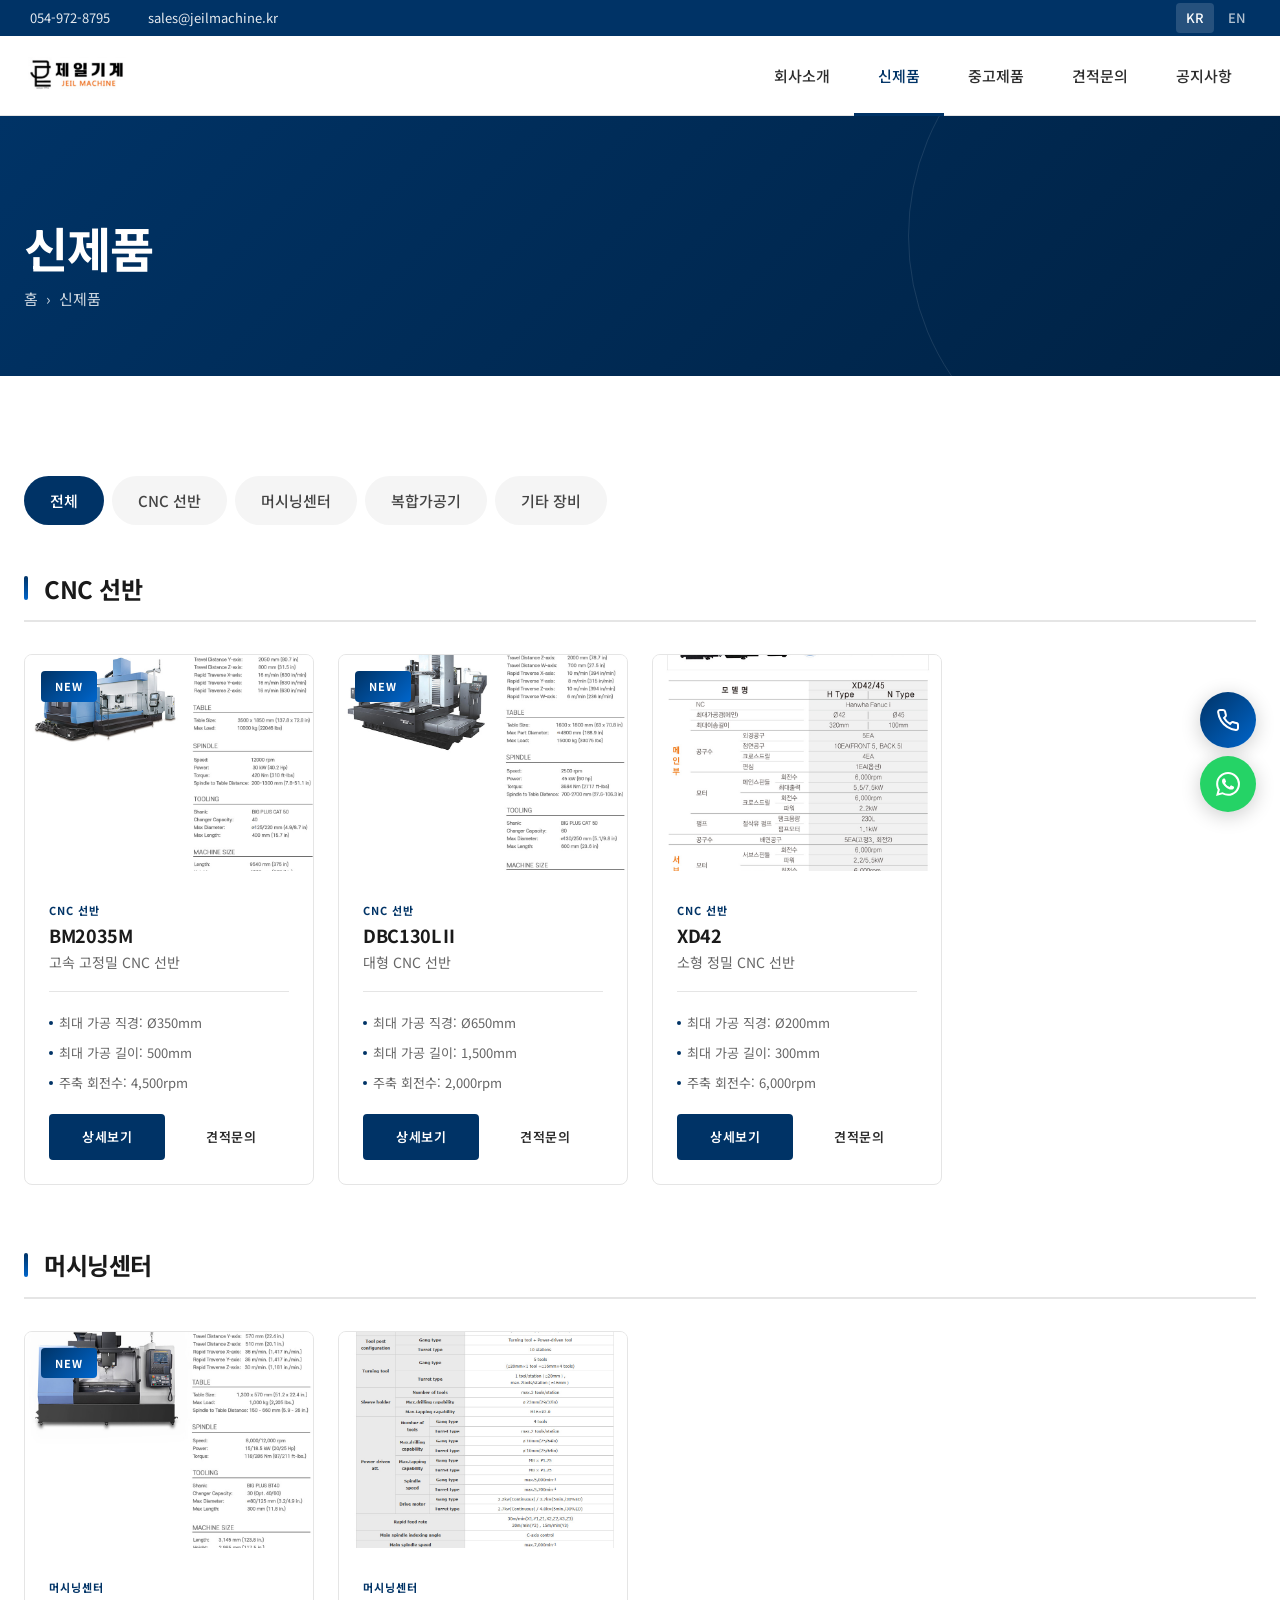
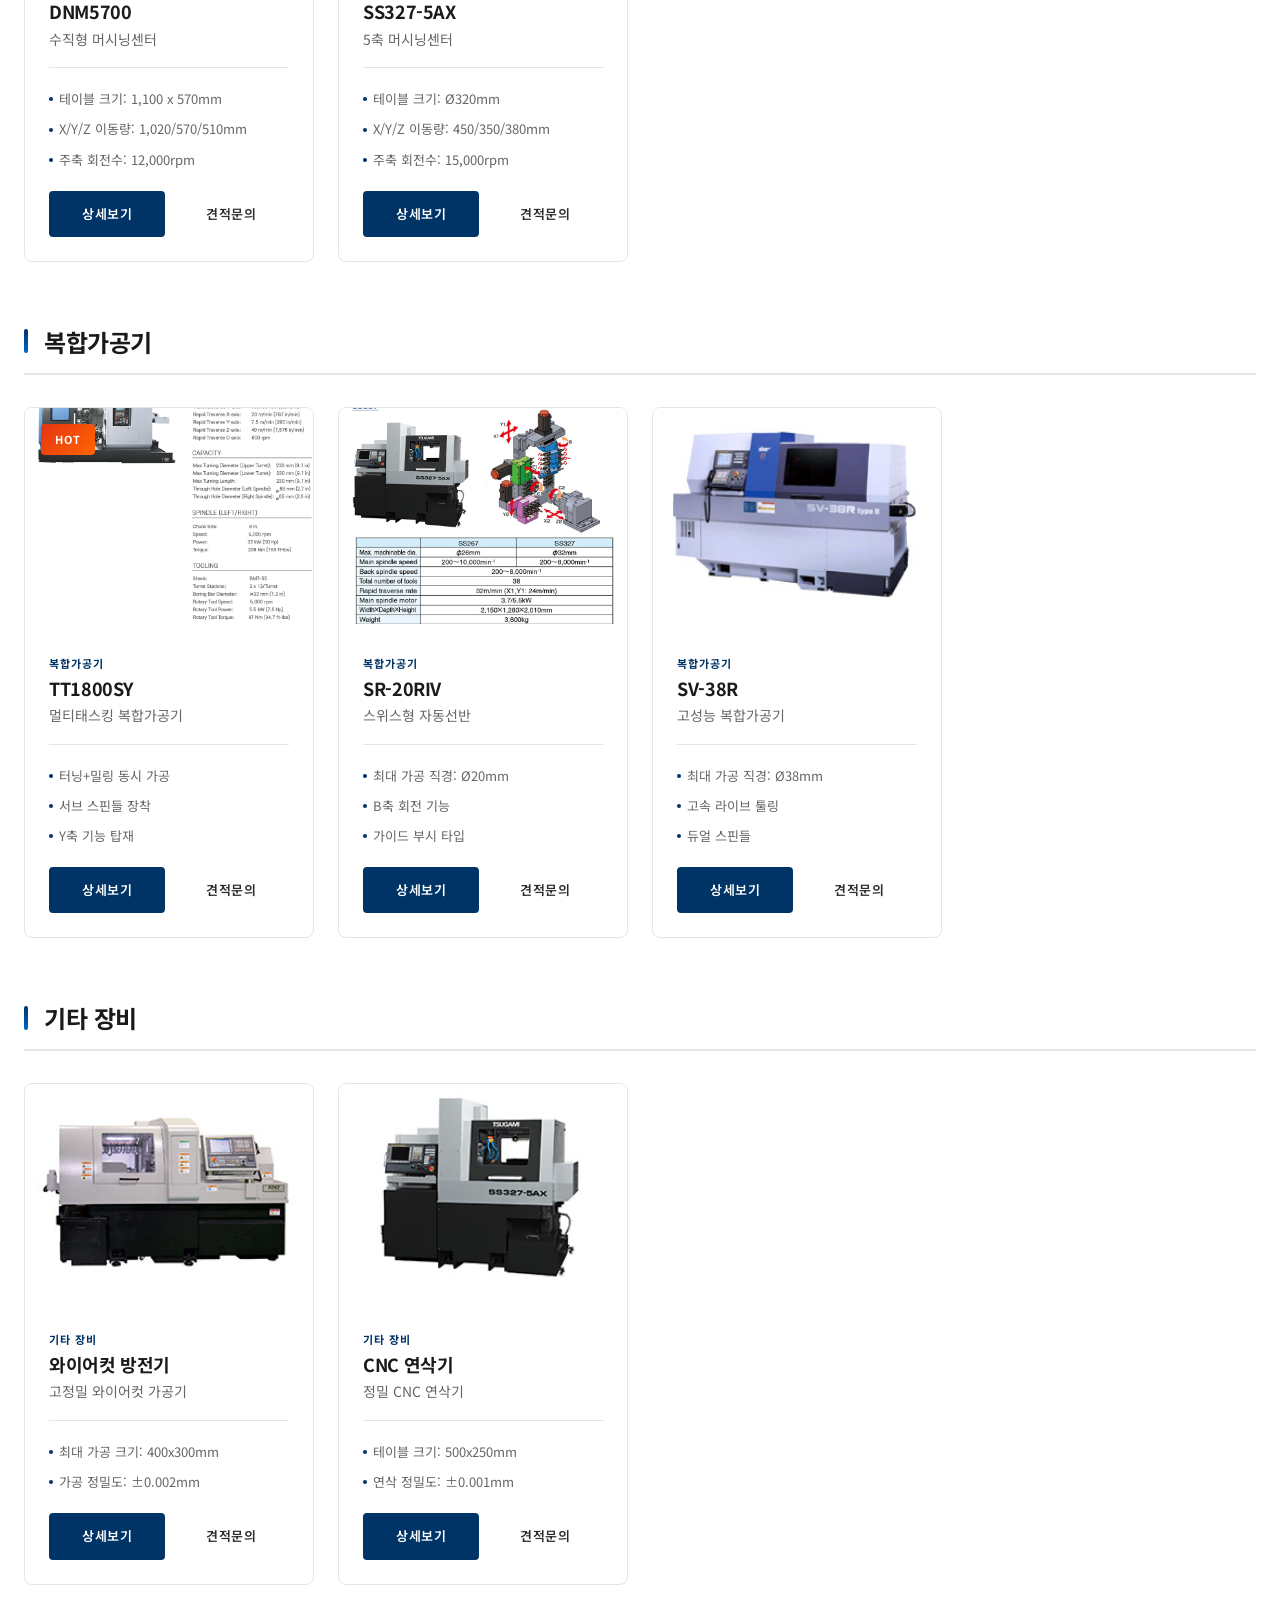
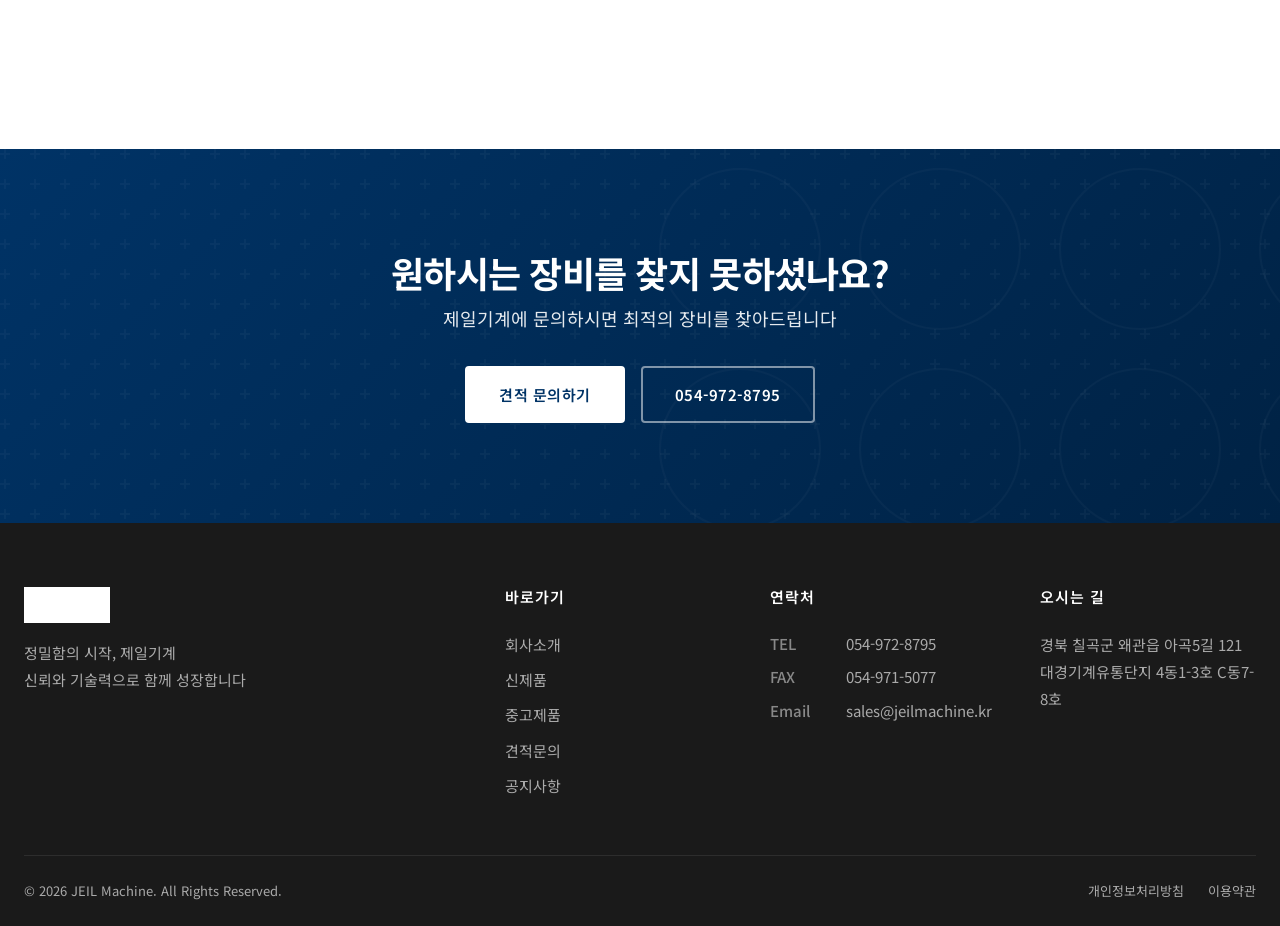
<file: products-new.html>
<!DOCTYPE html>
<html lang="ko">
<head>
    <meta charset="UTF-8">
    <meta name="viewport" content="width=device-width, initial-scale=1.0">
    <title>신제품 | 제일기계</title>
    <meta name="description" content="제일기계 신제품 - CNC 선반, 머시닝센터, 복합가공기 등 최신 공작기계">
    <link rel="stylesheet" href="css/style.css">
    <link rel="preconnect" href="https://fonts.googleapis.com">
    <link rel="preconnect" href="https://fonts.gstatic.com" crossorigin>
    <link href="https://fonts.googleapis.com/css2?family=Noto+Sans+KR:wght@300;400;500;600;700&display=swap" rel="stylesheet">
</head>
<body>
    <!-- 헤더 -->
    <header class="header">
        <div class="header-top">
            <div class="container">
                <div class="contact-info">
                    <span><i class="icon-phone"></i> 054-972-8795</span>
                    <span><i class="icon-email"></i> sales@jeilmachine.kr</span>
                </div>
                <div class="language-selector">
                    <a href="#" class="active">KR</a>
                    <a href="#">EN</a>
                </div>
            </div>
        </div>
        <nav class="nav-main">
            <div class="container">
                <a href="index.html" class="logo">
                    <img src="images/logo.png" alt="제일기계 JEIL MACHINE">
                </a>
                <ul class="nav-menu">
                    <li><a href="about.html">회사소개</a></li>
                    <li class="has-submenu active">
                        <a href="products-new.html">신제품</a>
                        <ul class="submenu">
                            <li><a href="products-new.html#cnc">CNC 선반</a></li>
                            <li><a href="products-new.html#machining">머시닝센터</a></li>
                            <li><a href="products-new.html#complex">복합가공기</a></li>
                            <li><a href="products-new.html#etc">기타 장비</a></li>
                        </ul>
                    </li>
                    <li class="has-submenu">
                        <a href="products-used.html">중고제품</a>
                        <ul class="submenu">
                            <li><a href="products-used.html#cnc">CNC 선반</a></li>
                            <li><a href="products-used.html#machining">머시닝센터</a></li>
                            <li><a href="products-used.html#etc">기타 장비</a></li>
                        </ul>
                    </li>
                    <li><a href="inquiry.html">견적문의</a></li>
                    <li><a href="notice.html">공지사항</a></li>
                </ul>
                <button class="mobile-menu-btn" aria-label="메뉴">
                    <span></span>
                    <span></span>
                    <span></span>
                </button>
            </div>
        </nav>
    </header>

    <!-- 페이지 헤더 -->
    <section class="page-header">
        <div class="container">
            <h1>신제품</h1>
            <div class="breadcrumb">
                <a href="index.html">홈</a>
                <span>›</span>
                <span>신제품</span>
            </div>
        </div>
    </section>

    <!-- 필터 & 제품 목록 -->
    <section class="products-list">
        <div class="container">
            <!-- 카테고리 필터 -->
            <div class="product-filter">
                <button class="filter-btn active" data-filter="all">전체</button>
                <button class="filter-btn" data-filter="cnc">CNC 선반</button>
                <button class="filter-btn" data-filter="machining">머시닝센터</button>
                <button class="filter-btn" data-filter="complex">복합가공기</button>
                <button class="filter-btn" data-filter="etc">기타 장비</button>
            </div>

            <!-- CNC 선반 -->
            <div id="cnc" class="product-section">
                <h2 class="product-section-title">CNC 선반</h2>
                <div class="product-grid">
                    <div class="product-card" data-category="cnc">
                        <div class="product-badge new">NEW</div>
                        <div class="product-image">
                            <img src="images/pro_01_1.jpg" alt="BM2035M">
                        </div>
                        <div class="product-info">
                            <span class="product-category">CNC 선반</span>
                            <h3>BM2035M</h3>
                            <p>고속 고정밀 CNC 선반</p>
                            <ul class="product-specs">
                                <li>최대 가공 직경: Ø350mm</li>
                                <li>최대 가공 길이: 500mm</li>
                                <li>주축 회전수: 4,500rpm</li>
                            </ul>
                            <div class="product-actions">
                                <a href="product-detail.html" class="btn btn-sm btn-primary">상세보기</a>
                                <a href="inquiry.html?product=BM2035M" class="btn btn-sm">견적문의</a>
                            </div>
                        </div>
                    </div>
                    <div class="product-card" data-category="cnc">
                        <div class="product-badge new">NEW</div>
                        <div class="product-image">
                            <img src="images/pro_01_4.jpg" alt="DBC130LⅡ">
                        </div>
                        <div class="product-info">
                            <span class="product-category">CNC 선반</span>
                            <h3>DBC130LⅡ</h3>
                            <p>대형 CNC 선반</p>
                            <ul class="product-specs">
                                <li>최대 가공 직경: Ø650mm</li>
                                <li>최대 가공 길이: 1,500mm</li>
                                <li>주축 회전수: 2,000rpm</li>
                            </ul>
                            <div class="product-actions">
                                <a href="product-detail.html" class="btn btn-sm btn-primary">상세보기</a>
                                <a href="inquiry.html?product=DBC130LⅡ" class="btn btn-sm">견적문의</a>
                            </div>
                        </div>
                    </div>
                    <div class="product-card" data-category="cnc">
                        <div class="product-image">
                            <img src="images/pro_02.jpg" alt="XD42">
                        </div>
                        <div class="product-info">
                            <span class="product-category">CNC 선반</span>
                            <h3>XD42</h3>
                            <p>소형 정밀 CNC 선반</p>
                            <ul class="product-specs">
                                <li>최대 가공 직경: Ø200mm</li>
                                <li>최대 가공 길이: 300mm</li>
                                <li>주축 회전수: 6,000rpm</li>
                            </ul>
                            <div class="product-actions">
                                <a href="product-detail.html" class="btn btn-sm btn-primary">상세보기</a>
                                <a href="inquiry.html?product=XD42" class="btn btn-sm">견적문의</a>
                            </div>
                        </div>
                    </div>
                </div>
            </div>

            <!-- 머시닝센터 -->
            <div id="machining" class="product-section">
                <h2 class="product-section-title">머시닝센터</h2>
                <div class="product-grid">
                    <div class="product-card" data-category="machining">
                        <div class="product-badge new">NEW</div>
                        <div class="product-image">
                            <img src="images/pro_01_3.jpg" alt="DNM5700">
                        </div>
                        <div class="product-info">
                            <span class="product-category">머시닝센터</span>
                            <h3>DNM5700</h3>
                            <p>수직형 머시닝센터</p>
                            <ul class="product-specs">
                                <li>테이블 크기: 1,100 x 570mm</li>
                                <li>X/Y/Z 이동량: 1,020/570/510mm</li>
                                <li>주축 회전수: 12,000rpm</li>
                            </ul>
                            <div class="product-actions">
                                <a href="product-detail.html" class="btn btn-sm btn-primary">상세보기</a>
                                <a href="inquiry.html?product=DNM5700" class="btn btn-sm">견적문의</a>
                            </div>
                        </div>
                    </div>
                    <div class="product-card" data-category="machining">
                        <div class="product-image">
                            <img src="images/pro_04_2.jpg" alt="SS327-5AX">
                        </div>
                        <div class="product-info">
                            <span class="product-category">머시닝센터</span>
                            <h3>SS327-5AX</h3>
                            <p>5축 머시닝센터</p>
                            <ul class="product-specs">
                                <li>테이블 크기: Ø320mm</li>
                                <li>X/Y/Z 이동량: 450/350/380mm</li>
                                <li>주축 회전수: 15,000rpm</li>
                            </ul>
                            <div class="product-actions">
                                <a href="product-detail.html" class="btn btn-sm btn-primary">상세보기</a>
                                <a href="inquiry.html?product=SS327-5AX" class="btn btn-sm">견적문의</a>
                            </div>
                        </div>
                    </div>
                </div>
            </div>

            <!-- 복합가공기 -->
            <div id="complex" class="product-section">
                <h2 class="product-section-title">복합가공기</h2>
                <div class="product-grid">
                    <div class="product-card" data-category="complex">
                        <div class="product-badge hot">HOT</div>
                        <div class="product-image">
                            <img src="images/pro_01_2.jpg" alt="TT1800SY">
                        </div>
                        <div class="product-info">
                            <span class="product-category">복합가공기</span>
                            <h3>TT1800SY</h3>
                            <p>멀티태스킹 복합가공기</p>
                            <ul class="product-specs">
                                <li>터닝+밀링 동시 가공</li>
                                <li>서브 스핀들 장착</li>
                                <li>Y축 기능 탑재</li>
                            </ul>
                            <div class="product-actions">
                                <a href="product-detail.html" class="btn btn-sm btn-primary">상세보기</a>
                                <a href="inquiry.html?product=TT1800SY" class="btn btn-sm">견적문의</a>
                            </div>
                        </div>
                    </div>
                    <div class="product-card" data-category="complex">
                        <div class="product-image">
                            <img src="images/pro_03.jpg" alt="SR-20RIV">
                        </div>
                        <div class="product-info">
                            <span class="product-category">복합가공기</span>
                            <h3>SR-20RIV</h3>
                            <p>스위스형 자동선반</p>
                            <ul class="product-specs">
                                <li>최대 가공 직경: Ø20mm</li>
                                <li>B축 회전 기능</li>
                                <li>가이드 부시 타입</li>
                            </ul>
                            <div class="product-actions">
                                <a href="product-detail.html" class="btn btn-sm btn-primary">상세보기</a>
                                <a href="inquiry.html?product=SR-20RIV" class="btn btn-sm">견적문의</a>
                            </div>
                        </div>
                    </div>
                    <div class="product-card" data-category="complex">
                        <div class="product-image">
                            <img src="images/main_new08.jpg" alt="SV-38R">
                        </div>
                        <div class="product-info">
                            <span class="product-category">복합가공기</span>
                            <h3>SV-38R</h3>
                            <p>고성능 복합가공기</p>
                            <ul class="product-specs">
                                <li>최대 가공 직경: Ø38mm</li>
                                <li>고속 라이브 툴링</li>
                                <li>듀얼 스핀들</li>
                            </ul>
                            <div class="product-actions">
                                <a href="product-detail.html" class="btn btn-sm btn-primary">상세보기</a>
                                <a href="inquiry.html?product=SV-38R" class="btn btn-sm">견적문의</a>
                            </div>
                        </div>
                    </div>
                </div>
            </div>

            <!-- 기타 장비 -->
            <div id="etc" class="product-section">
                <h2 class="product-section-title">기타 장비</h2>
                <div class="product-grid">
                    <div class="product-card" data-category="etc">
                        <div class="product-image">
                            <img src="images/main_new05.jpg" alt="와이어컷방전기">
                        </div>
                        <div class="product-info">
                            <span class="product-category">기타 장비</span>
                            <h3>와이어컷 방전기</h3>
                            <p>고정밀 와이어컷 가공기</p>
                            <ul class="product-specs">
                                <li>최대 가공 크기: 400x300mm</li>
                                <li>가공 정밀도: ±0.002mm</li>
                            </ul>
                            <div class="product-actions">
                                <a href="product-detail.html" class="btn btn-sm btn-primary">상세보기</a>
                                <a href="inquiry.html" class="btn btn-sm">견적문의</a>
                            </div>
                        </div>
                    </div>
                    <div class="product-card" data-category="etc">
                        <div class="product-image">
                            <img src="images/main_new06.jpg" alt="연삭기">
                        </div>
                        <div class="product-info">
                            <span class="product-category">기타 장비</span>
                            <h3>CNC 연삭기</h3>
                            <p>정밀 CNC 연삭기</p>
                            <ul class="product-specs">
                                <li>테이블 크기: 500x250mm</li>
                                <li>연삭 정밀도: ±0.001mm</li>
                            </ul>
                            <div class="product-actions">
                                <a href="product-detail.html" class="btn btn-sm btn-primary">상세보기</a>
                                <a href="inquiry.html" class="btn btn-sm">견적문의</a>
                            </div>
                        </div>
                    </div>
                </div>
            </div>
        </div>
    </section>

    <!-- 견적문의 CTA -->
    <section class="cta-section">
        <div class="container">
            <div class="cta-content">
                <h2>원하시는 장비를 찾지 못하셨나요?</h2>
                <p>제일기계에 문의하시면 최적의 장비를 찾아드립니다</p>
                <div class="cta-buttons">
                    <a href="inquiry.html" class="btn btn-white">견적 문의하기</a>
                    <a href="tel:054-972-8795" class="btn btn-outline-white">054-972-8795</a>
                </div>
            </div>
        </div>
    </section>

    <!-- 푸터 -->
    <footer class="footer">
        <div class="container">
            <div class="footer-grid">
                <div class="footer-company">
                    <a href="index.html" class="footer-logo">
                        <img src="images/logo.png" alt="제일기계 JEIL MACHINE">
                    </a>
                    <p>정밀함의 시작, 제일기계<br>신뢰와 기술력으로 함께 성장합니다</p>
                </div>
                <div class="footer-links">
                    <h4>바로가기</h4>
                    <ul>
                        <li><a href="about.html">회사소개</a></li>
                        <li><a href="products-new.html">신제품</a></li>
                        <li><a href="products-used.html">중고제품</a></li>
                        <li><a href="inquiry.html">견적문의</a></li>
                        <li><a href="notice.html">공지사항</a></li>
                    </ul>
                </div>
                <div class="footer-contact">
                    <h4>연락처</h4>
                    <ul>
                        <li><strong>TEL</strong><span>054-972-8795</span></li>
                        <li><strong>FAX</strong><span>054-971-5077</span></li>
                        <li><strong>Email</strong><span>sales@jeilmachine.kr</span></li>
                    </ul>
                </div>
                <div class="footer-address">
                    <h4>오시는 길</h4>
                    <p>경북 칠곡군 왜관읍 아곡5길 121<br>대경기계유통단지 4동1-3호 C동7-8호</p>
                </div>
            </div>
            <div class="footer-bottom">
                <p>&copy; 2026 JEIL Machine. All Rights Reserved.</p>
                <div class="footer-legal">
                    <a href="#">개인정보처리방침</a>
                    <a href="#">이용약관</a>
                </div>
            </div>
        </div>
    </footer>

    <!-- 플로팅 버튼 -->
    <div class="floating-buttons">
        <a href="tel:054-972-8795" class="floating-btn phone" aria-label="전화하기">
            <svg viewBox="0 0 24 24"><path d="M22 16.92v3a2 2 0 01-2.18 2 19.79 19.79 0 01-8.63-3.07 19.5 19.5 0 01-6-6 19.79 19.79 0 01-3.07-8.67A2 2 0 014.11 2h3a2 2 0 012 1.72c.127.96.361 1.903.7 2.81a2 2 0 01-.45 2.11L8.09 9.91a16 16 0 006 6l1.27-1.27a2 2 0 012.11-.45c.907.339 1.85.573 2.81.7A2 2 0 0122 16.92z" fill="none" stroke="currentColor" stroke-width="2"/></svg>
        </a>
        <a href="https://wa.me/821051218777" class="floating-btn whatsapp" aria-label="WhatsApp">
            <svg viewBox="0 0 24 24"><path d="M17.472 14.382c-.297-.149-1.758-.867-2.03-.967-.273-.099-.471-.148-.67.15-.197.297-.767.966-.94 1.164-.173.199-.347.223-.644.075-.297-.15-1.255-.463-2.39-1.475-.883-.788-1.48-1.761-1.653-2.059-.173-.297-.018-.458.13-.606.134-.133.298-.347.446-.52.149-.174.198-.298.298-.497.099-.198.05-.371-.025-.52-.075-.149-.669-1.612-.916-2.207-.242-.579-.487-.5-.669-.51-.173-.008-.371-.01-.57-.01-.198 0-.52.074-.792.372-.272.297-1.04 1.016-1.04 2.479 0 1.462 1.065 2.875 1.213 3.074.149.198 2.096 3.2 5.077 4.487.709.306 1.262.489 1.694.625.712.227 1.36.195 1.871.118.571-.085 1.758-.719 2.006-1.413.248-.694.248-1.289.173-1.413-.074-.124-.272-.198-.57-.347m-5.421 7.403h-.004a9.87 9.87 0 01-5.031-1.378l-.361-.214-3.741.982.998-3.648-.235-.374a9.86 9.86 0 01-1.51-5.26c.001-5.45 4.436-9.884 9.888-9.884 2.64 0 5.122 1.03 6.988 2.898a9.825 9.825 0 012.893 6.994c-.003 5.45-4.437 9.884-9.885 9.884m8.413-18.297A11.815 11.815 0 0012.05 0C5.495 0 .16 5.335.157 11.892c0 2.096.547 4.142 1.588 5.945L.057 24l6.305-1.654a11.882 11.882 0 005.683 1.448h.005c6.554 0 11.89-5.335 11.893-11.893a11.821 11.821 0 00-3.48-8.413z" fill="currentColor"/></svg>
        </a>
        <button class="floating-btn top" aria-label="맨 위로">
            <svg viewBox="0 0 24 24"><path d="M18 15l-6-6-6 6" fill="none" stroke="currentColor" stroke-width="2"/></svg>
        </button>
    </div>

    <script src="js/main.js"></script>
</body>
</html>
</file>
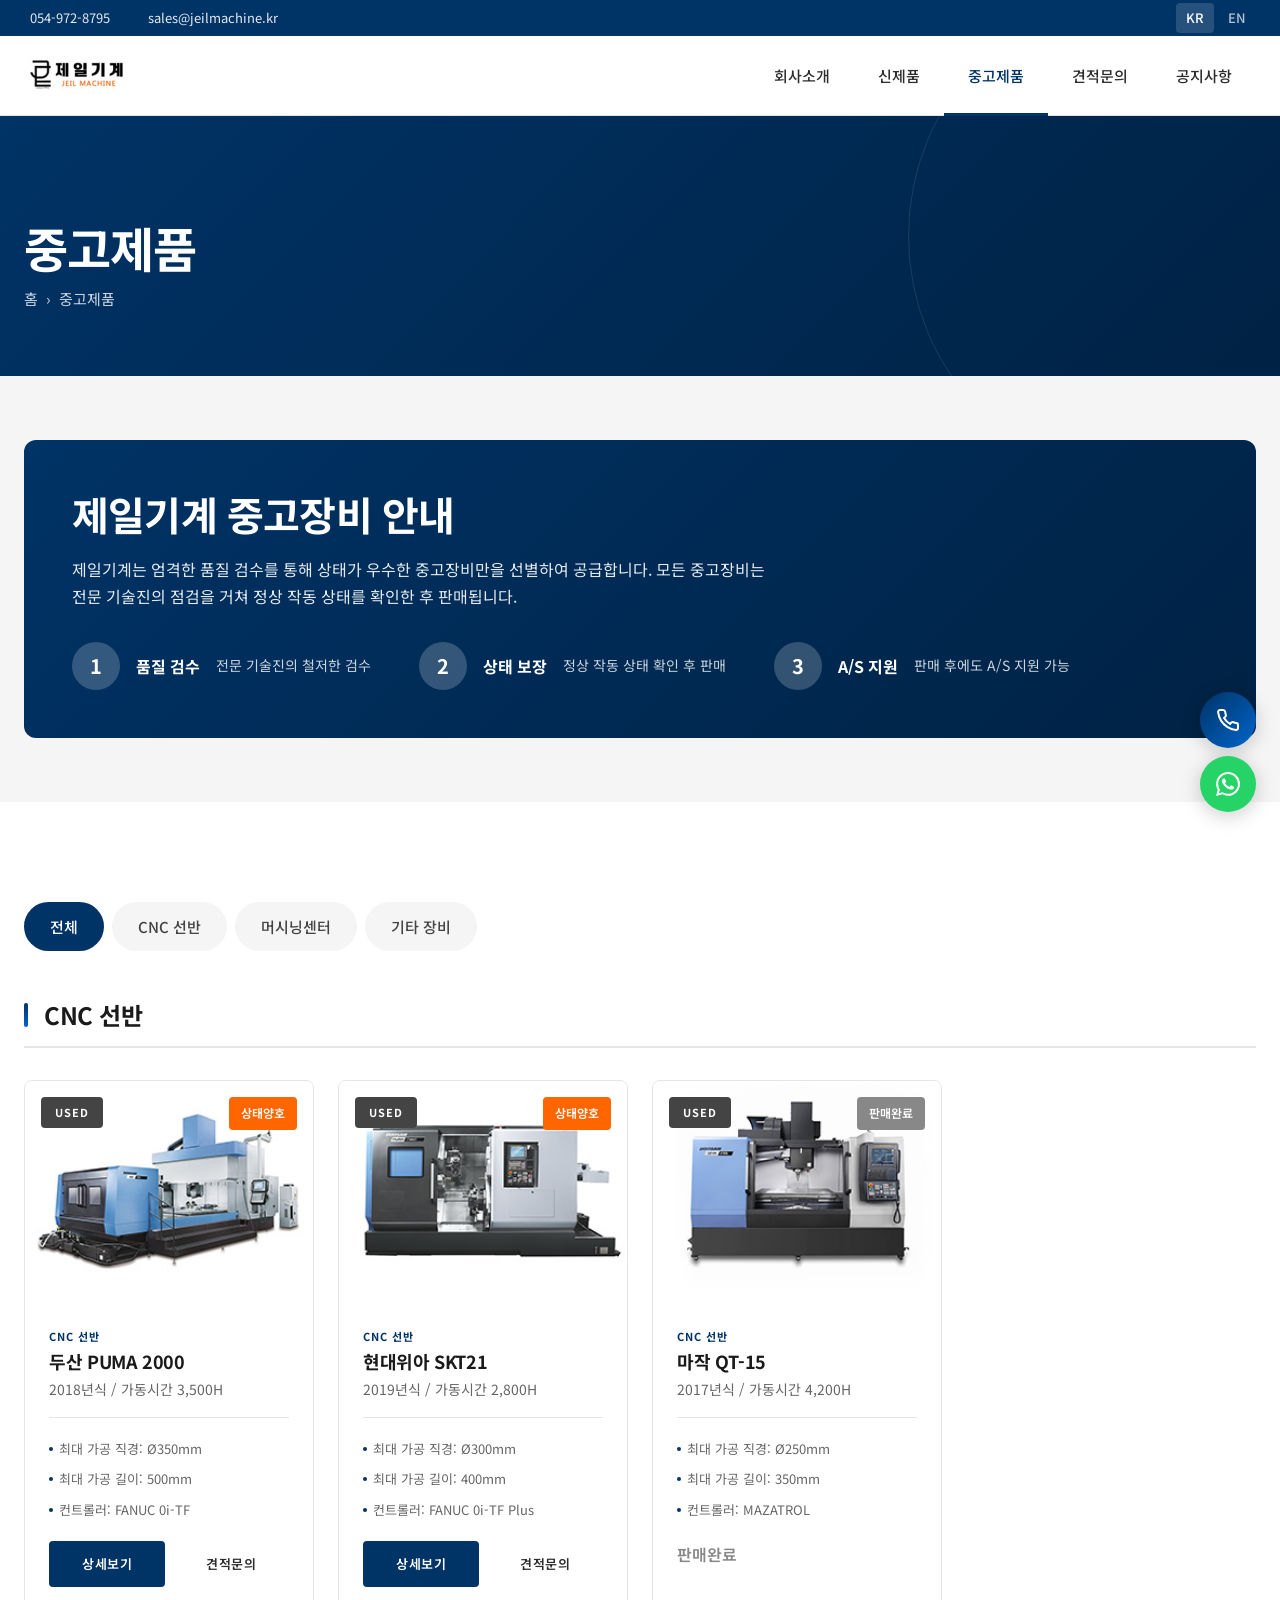
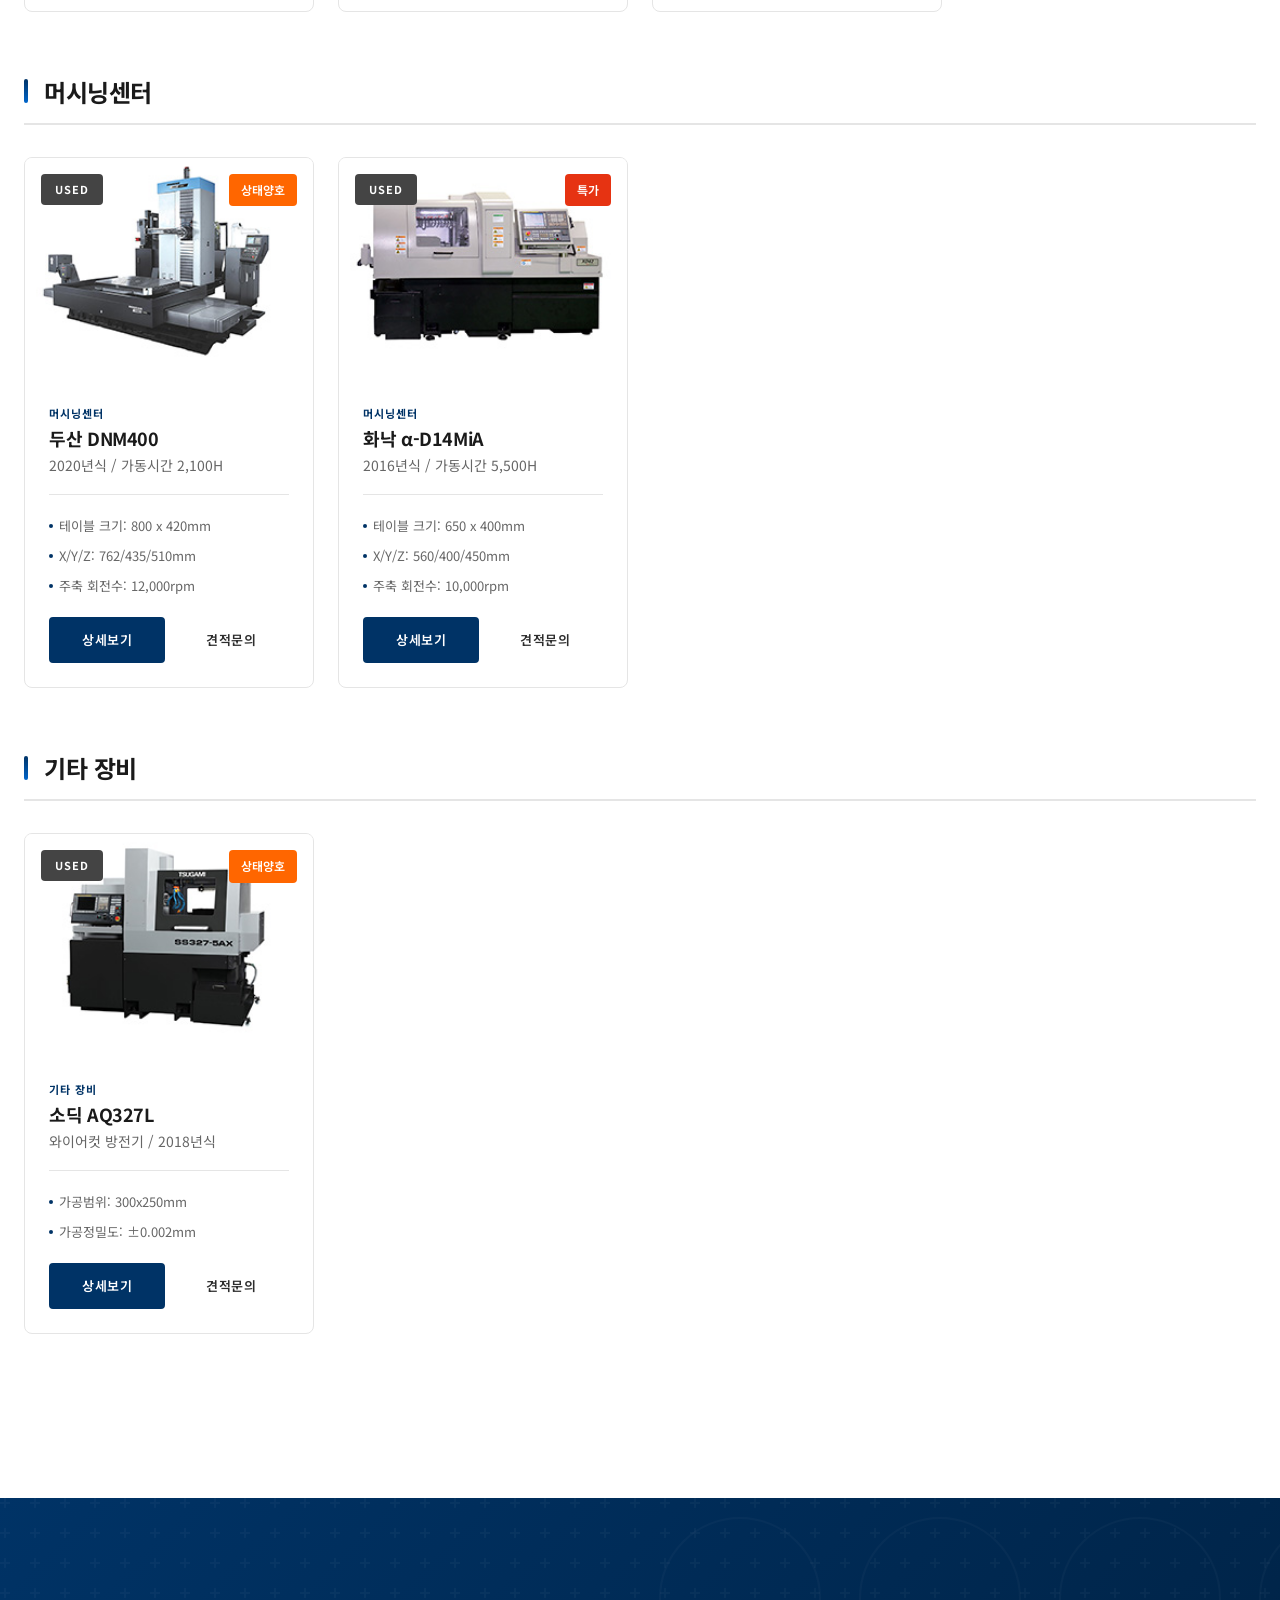
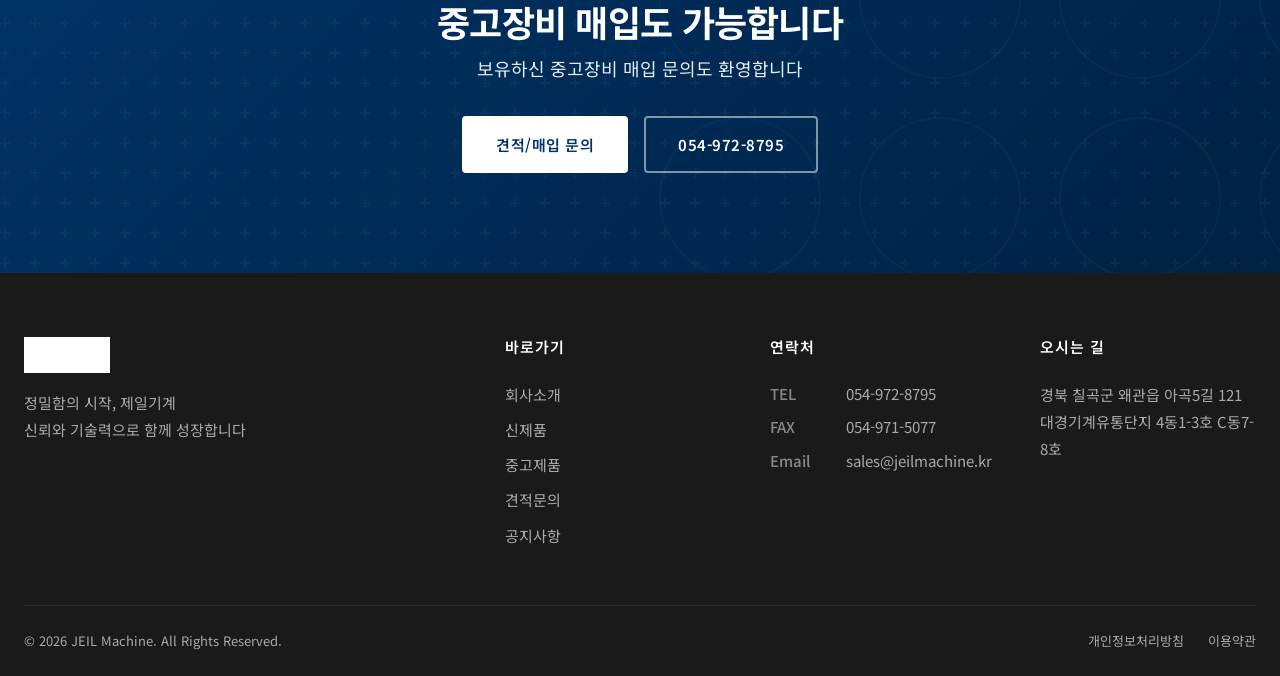
<file: products-used.html>
<!DOCTYPE html>
<html lang="ko">
<head>
    <meta charset="UTF-8">
    <meta name="viewport" content="width=device-width, initial-scale=1.0">
    <title>중고제품 | 제일기계</title>
    <meta name="description" content="제일기계 중고제품 - 엄선된 품질의 중고 CNC 선반, 머시닝센터 등">
    <link rel="stylesheet" href="css/style.css">
    <link rel="preconnect" href="https://fonts.googleapis.com">
    <link rel="preconnect" href="https://fonts.gstatic.com" crossorigin>
    <link href="https://fonts.googleapis.com/css2?family=Noto+Sans+KR:wght@300;400;500;600;700&display=swap" rel="stylesheet">
</head>
<body>
    <!-- 헤더 -->
    <header class="header">
        <div class="header-top">
            <div class="container">
                <div class="contact-info">
                    <span><i class="icon-phone"></i> 054-972-8795</span>
                    <span><i class="icon-email"></i> sales@jeilmachine.kr</span>
                </div>
                <div class="language-selector">
                    <a href="#" class="active">KR</a>
                    <a href="#">EN</a>
                </div>
            </div>
        </div>
        <nav class="nav-main">
            <div class="container">
                <a href="index.html" class="logo">
                    <img src="images/logo.png" alt="제일기계 JEIL MACHINE">
                </a>
                <ul class="nav-menu">
                    <li><a href="about.html">회사소개</a></li>
                    <li class="has-submenu">
                        <a href="products-new.html">신제품</a>
                        <ul class="submenu">
                            <li><a href="products-new.html#cnc">CNC 선반</a></li>
                            <li><a href="products-new.html#machining">머시닝센터</a></li>
                            <li><a href="products-new.html#complex">복합가공기</a></li>
                            <li><a href="products-new.html#etc">기타 장비</a></li>
                        </ul>
                    </li>
                    <li class="has-submenu active">
                        <a href="products-used.html">중고제품</a>
                        <ul class="submenu">
                            <li><a href="products-used.html#cnc">CNC 선반</a></li>
                            <li><a href="products-used.html#machining">머시닝센터</a></li>
                            <li><a href="products-used.html#etc">기타 장비</a></li>
                        </ul>
                    </li>
                    <li><a href="inquiry.html">견적문의</a></li>
                    <li><a href="notice.html">공지사항</a></li>
                </ul>
                <button class="mobile-menu-btn" aria-label="메뉴">
                    <span></span>
                    <span></span>
                    <span></span>
                </button>
            </div>
        </nav>
    </header>

    <!-- 페이지 헤더 -->
    <section class="page-header">
        <div class="container">
            <h1>중고제품</h1>
            <div class="breadcrumb">
                <a href="index.html">홈</a>
                <span>›</span>
                <span>중고제품</span>
            </div>
        </div>
    </section>

    <!-- 중고장비 안내 -->
    <section class="used-info">
        <div class="container">
            <div class="used-info-box">
                <h2>제일기계 중고장비 안내</h2>
                <p>제일기계는 엄격한 품질 검수를 통해 상태가 우수한 중고장비만을 선별하여 공급합니다. 모든 중고장비는 전문 기술진의 점검을 거쳐 정상 작동 상태를 확인한 후 판매됩니다.</p>
                <div class="used-features">
                    <div class="used-feature">
                        <span class="feature-icon">1</span>
                        <strong>품질 검수</strong>
                        <p>전문 기술진의 철저한 검수</p>
                    </div>
                    <div class="used-feature">
                        <span class="feature-icon">2</span>
                        <strong>상태 보장</strong>
                        <p>정상 작동 상태 확인 후 판매</p>
                    </div>
                    <div class="used-feature">
                        <span class="feature-icon">3</span>
                        <strong>A/S 지원</strong>
                        <p>판매 후에도 A/S 지원 가능</p>
                    </div>
                </div>
            </div>
        </div>
    </section>

    <!-- 필터 & 제품 목록 -->
    <section class="products-list">
        <div class="container">
            <!-- 카테고리 필터 -->
            <div class="product-filter">
                <button class="filter-btn active" data-filter="all">전체</button>
                <button class="filter-btn" data-filter="cnc">CNC 선반</button>
                <button class="filter-btn" data-filter="machining">머시닝센터</button>
                <button class="filter-btn" data-filter="etc">기타 장비</button>
            </div>

            <!-- CNC 선반 -->
            <div id="cnc" class="product-section">
                <h2 class="product-section-title">CNC 선반</h2>
                <div class="product-grid">
                    <div class="product-card used" data-category="cnc">
                        <div class="product-badge used">USED</div>
                        <div class="product-status">상태양호</div>
                        <div class="product-image">
                            <img src="images/main_new01.jpg" alt="두산 PUMA 2000">
                        </div>
                        <div class="product-info">
                            <span class="product-category">CNC 선반</span>
                            <h3>두산 PUMA 2000</h3>
                            <p>2018년식 / 가동시간 3,500H</p>
                            <ul class="product-specs">
                                <li>최대 가공 직경: Ø350mm</li>
                                <li>최대 가공 길이: 500mm</li>
                                <li>컨트롤러: FANUC 0i-TF</li>
                            </ul>
                            <div class="product-actions">
                                <a href="product-detail.html" class="btn btn-sm btn-primary">상세보기</a>
                                <a href="inquiry.html?product=PUMA2000" class="btn btn-sm">견적문의</a>
                            </div>
                        </div>
                    </div>
                    <div class="product-card used" data-category="cnc">
                        <div class="product-badge used">USED</div>
                        <div class="product-status">상태양호</div>
                        <div class="product-image">
                            <img src="images/main_new02.jpg" alt="현대위아 SKT21">
                        </div>
                        <div class="product-info">
                            <span class="product-category">CNC 선반</span>
                            <h3>현대위아 SKT21</h3>
                            <p>2019년식 / 가동시간 2,800H</p>
                            <ul class="product-specs">
                                <li>최대 가공 직경: Ø300mm</li>
                                <li>최대 가공 길이: 400mm</li>
                                <li>컨트롤러: FANUC 0i-TF Plus</li>
                            </ul>
                            <div class="product-actions">
                                <a href="product-detail.html" class="btn btn-sm btn-primary">상세보기</a>
                                <a href="inquiry.html?product=SKT21" class="btn btn-sm">견적문의</a>
                            </div>
                        </div>
                    </div>
                    <div class="product-card used" data-category="cnc">
                        <div class="product-badge used">USED</div>
                        <div class="product-status sold">판매완료</div>
                        <div class="product-image">
                            <img src="images/main_new03.jpg" alt="마작 QT-15">
                        </div>
                        <div class="product-info">
                            <span class="product-category">CNC 선반</span>
                            <h3>마작 QT-15</h3>
                            <p>2017년식 / 가동시간 4,200H</p>
                            <ul class="product-specs">
                                <li>최대 가공 직경: Ø250mm</li>
                                <li>최대 가공 길이: 350mm</li>
                                <li>컨트롤러: MAZATROL</li>
                            </ul>
                            <div class="product-actions">
                                <span class="sold-text">판매완료</span>
                            </div>
                        </div>
                    </div>
                </div>
            </div>

            <!-- 머시닝센터 -->
            <div id="machining" class="product-section">
                <h2 class="product-section-title">머시닝센터</h2>
                <div class="product-grid">
                    <div class="product-card used" data-category="machining">
                        <div class="product-badge used">USED</div>
                        <div class="product-status">상태양호</div>
                        <div class="product-image">
                            <img src="images/main_new04.jpg" alt="두산 DNM400">
                        </div>
                        <div class="product-info">
                            <span class="product-category">머시닝센터</span>
                            <h3>두산 DNM400</h3>
                            <p>2020년식 / 가동시간 2,100H</p>
                            <ul class="product-specs">
                                <li>테이블 크기: 800 x 420mm</li>
                                <li>X/Y/Z: 762/435/510mm</li>
                                <li>주축 회전수: 12,000rpm</li>
                            </ul>
                            <div class="product-actions">
                                <a href="product-detail.html" class="btn btn-sm btn-primary">상세보기</a>
                                <a href="inquiry.html?product=DNM400" class="btn btn-sm">견적문의</a>
                            </div>
                        </div>
                    </div>
                    <div class="product-card used" data-category="machining">
                        <div class="product-badge used">USED</div>
                        <div class="product-status hot">특가</div>
                        <div class="product-image">
                            <img src="images/main_new05.jpg" alt="화낙 α-D14MiA">
                        </div>
                        <div class="product-info">
                            <span class="product-category">머시닝센터</span>
                            <h3>화낙 α-D14MiA</h3>
                            <p>2016년식 / 가동시간 5,500H</p>
                            <ul class="product-specs">
                                <li>테이블 크기: 650 x 400mm</li>
                                <li>X/Y/Z: 560/400/450mm</li>
                                <li>주축 회전수: 10,000rpm</li>
                            </ul>
                            <div class="product-actions">
                                <a href="product-detail.html" class="btn btn-sm btn-primary">상세보기</a>
                                <a href="inquiry.html?product=D14MiA" class="btn btn-sm">견적문의</a>
                            </div>
                        </div>
                    </div>
                </div>
            </div>

            <!-- 기타 장비 -->
            <div id="etc" class="product-section">
                <h2 class="product-section-title">기타 장비</h2>
                <div class="product-grid">
                    <div class="product-card used" data-category="etc">
                        <div class="product-badge used">USED</div>
                        <div class="product-status">상태양호</div>
                        <div class="product-image">
                            <img src="images/main_new06.jpg" alt="소딕 와이어컷">
                        </div>
                        <div class="product-info">
                            <span class="product-category">기타 장비</span>
                            <h3>소딕 AQ327L</h3>
                            <p>와이어컷 방전기 / 2018년식</p>
                            <ul class="product-specs">
                                <li>가공범위: 300x250mm</li>
                                <li>가공정밀도: ±0.002mm</li>
                            </ul>
                            <div class="product-actions">
                                <a href="product-detail.html" class="btn btn-sm btn-primary">상세보기</a>
                                <a href="inquiry.html" class="btn btn-sm">견적문의</a>
                            </div>
                        </div>
                    </div>
                </div>
            </div>
        </div>
    </section>

    <!-- 견적문의 CTA -->
    <section class="cta-section">
        <div class="container">
            <div class="cta-content">
                <h2>중고장비 매입도 가능합니다</h2>
                <p>보유하신 중고장비 매입 문의도 환영합니다</p>
                <div class="cta-buttons">
                    <a href="inquiry.html" class="btn btn-white">견적/매입 문의</a>
                    <a href="tel:054-972-8795" class="btn btn-outline-white">054-972-8795</a>
                </div>
            </div>
        </div>
    </section>

    <!-- 푸터 -->
    <footer class="footer">
        <div class="container">
            <div class="footer-grid">
                <div class="footer-company">
                    <a href="index.html" class="footer-logo">
                        <img src="images/logo.png" alt="제일기계 JEIL MACHINE">
                    </a>
                    <p>정밀함의 시작, 제일기계<br>신뢰와 기술력으로 함께 성장합니다</p>
                </div>
                <div class="footer-links">
                    <h4>바로가기</h4>
                    <ul>
                        <li><a href="about.html">회사소개</a></li>
                        <li><a href="products-new.html">신제품</a></li>
                        <li><a href="products-used.html">중고제품</a></li>
                        <li><a href="inquiry.html">견적문의</a></li>
                        <li><a href="notice.html">공지사항</a></li>
                    </ul>
                </div>
                <div class="footer-contact">
                    <h4>연락처</h4>
                    <ul>
                        <li><strong>TEL</strong><span>054-972-8795</span></li>
                        <li><strong>FAX</strong><span>054-971-5077</span></li>
                        <li><strong>Email</strong><span>sales@jeilmachine.kr</span></li>
                    </ul>
                </div>
                <div class="footer-address">
                    <h4>오시는 길</h4>
                    <p>경북 칠곡군 왜관읍 아곡5길 121<br>대경기계유통단지 4동1-3호 C동7-8호</p>
                </div>
            </div>
            <div class="footer-bottom">
                <p>&copy; 2026 JEIL Machine. All Rights Reserved.</p>
                <div class="footer-legal">
                    <a href="#">개인정보처리방침</a>
                    <a href="#">이용약관</a>
                </div>
            </div>
        </div>
    </footer>

    <!-- 플로팅 버튼 -->
    <div class="floating-buttons">
        <a href="tel:054-972-8795" class="floating-btn phone" aria-label="전화하기">
            <svg viewBox="0 0 24 24"><path d="M22 16.92v3a2 2 0 01-2.18 2 19.79 19.79 0 01-8.63-3.07 19.5 19.5 0 01-6-6 19.79 19.79 0 01-3.07-8.67A2 2 0 014.11 2h3a2 2 0 012 1.72c.127.96.361 1.903.7 2.81a2 2 0 01-.45 2.11L8.09 9.91a16 16 0 006 6l1.27-1.27a2 2 0 012.11-.45c.907.339 1.85.573 2.81.7A2 2 0 0122 16.92z" fill="none" stroke="currentColor" stroke-width="2"/></svg>
        </a>
        <a href="https://wa.me/821051218777" class="floating-btn whatsapp" aria-label="WhatsApp">
            <svg viewBox="0 0 24 24"><path d="M17.472 14.382c-.297-.149-1.758-.867-2.03-.967-.273-.099-.471-.148-.67.15-.197.297-.767.966-.94 1.164-.173.199-.347.223-.644.075-.297-.15-1.255-.463-2.39-1.475-.883-.788-1.48-1.761-1.653-2.059-.173-.297-.018-.458.13-.606.134-.133.298-.347.446-.52.149-.174.198-.298.298-.497.099-.198.05-.371-.025-.52-.075-.149-.669-1.612-.916-2.207-.242-.579-.487-.5-.669-.51-.173-.008-.371-.01-.57-.01-.198 0-.52.074-.792.372-.272.297-1.04 1.016-1.04 2.479 0 1.462 1.065 2.875 1.213 3.074.149.198 2.096 3.2 5.077 4.487.709.306 1.262.489 1.694.625.712.227 1.36.195 1.871.118.571-.085 1.758-.719 2.006-1.413.248-.694.248-1.289.173-1.413-.074-.124-.272-.198-.57-.347m-5.421 7.403h-.004a9.87 9.87 0 01-5.031-1.378l-.361-.214-3.741.982.998-3.648-.235-.374a9.86 9.86 0 01-1.51-5.26c.001-5.45 4.436-9.884 9.888-9.884 2.64 0 5.122 1.03 6.988 2.898a9.825 9.825 0 012.893 6.994c-.003 5.45-4.437 9.884-9.885 9.884m8.413-18.297A11.815 11.815 0 0012.05 0C5.495 0 .16 5.335.157 11.892c0 2.096.547 4.142 1.588 5.945L.057 24l6.305-1.654a11.882 11.882 0 005.683 1.448h.005c6.554 0 11.89-5.335 11.893-11.893a11.821 11.821 0 00-3.48-8.413z" fill="currentColor"/></svg>
        </a>
        <button class="floating-btn top" aria-label="맨 위로">
            <svg viewBox="0 0 24 24"><path d="M18 15l-6-6-6 6" fill="none" stroke="currentColor" stroke-width="2"/></svg>
        </button>
    </div>

    <script src="js/main.js"></script>
</body>
</html>
</file>
<file: css/style.css>
/* ========================================
   제일기계 웹사이트 스타일시트
   Reference: DN Solutions Style
   ======================================== */

/* CSS Variables */
:root {
    /* Colors - DN Solutions 스타일 (진청색 + 회색 계열) */
    --color-primary: #003366;
    --color-primary-dark: #002244;
    --color-primary-light: #0066cc;
    --color-secondary: #e63312;
    --color-accent: #ff6600;

    --color-dark: #0a0a0a;
    --color-gray-900: #1a1a1a;
    --color-gray-800: #2d2d2d;
    --color-gray-700: #444444;
    --color-gray-600: #666666;
    --color-gray-500: #888888;
    --color-gray-400: #aaaaaa;
    --color-gray-300: #cccccc;
    --color-gray-200: #e5e5e5;
    --color-gray-100: #f5f5f5;
    --color-white: #ffffff;

    /* Typography */
    --font-family: 'Noto Sans KR', -apple-system, BlinkMacSystemFont, 'Segoe UI', sans-serif;
    --font-size-base: 16px;
    --line-height-base: 1.7;

    /* Spacing */
    --spacing-xs: 4px;
    --spacing-sm: 8px;
    --spacing-md: 16px;
    --spacing-lg: 24px;
    --spacing-xl: 32px;
    --spacing-2xl: 48px;
    --spacing-3xl: 64px;
    --spacing-4xl: 100px;

    /* Border Radius */
    --radius-sm: 4px;
    --radius-md: 8px;
    --radius-lg: 12px;
    --radius-xl: 20px;
    --radius-full: 9999px;

    /* Shadows */
    --shadow-sm: 0 2px 4px rgba(0,0,0,0.06);
    --shadow-md: 0 4px 12px rgba(0,0,0,0.08);
    --shadow-lg: 0 8px 30px rgba(0,0,0,0.12);
    --shadow-xl: 0 20px 60px rgba(0,0,0,0.15);

    /* Transitions */
    --transition-fast: 0.2s cubic-bezier(0.4, 0, 0.2, 1);
    --transition-base: 0.3s cubic-bezier(0.4, 0, 0.2, 1);
    --transition-slow: 0.5s cubic-bezier(0.4, 0, 0.2, 1);

    /* Container */
    --container-max: 1400px;
    --container-padding: 24px;

    /* Header */
    --header-height: 80px;
    --header-top-height: 36px;
}

/* ========================================
   Reset & Base
   ======================================== */
*, *::before, *::after {
    box-sizing: border-box;
    margin: 0;
    padding: 0;
}

html {
    font-size: var(--font-size-base);
    scroll-behavior: smooth;
}

body {
    font-family: var(--font-family);
    line-height: var(--line-height-base);
    color: var(--color-gray-800);
    background-color: var(--color-white);
    -webkit-font-smoothing: antialiased;
    -moz-osx-font-smoothing: grayscale;
    overflow-x: hidden;
}

a {
    color: inherit;
    text-decoration: none;
    transition: color var(--transition-fast);
}

img {
    max-width: 100%;
    height: auto;
    display: block;
}

ul, ol {
    list-style: none;
}

button {
    font-family: inherit;
    font-size: inherit;
    border: none;
    background: none;
    cursor: pointer;
}

/* ========================================
   Layout
   ======================================== */
.container {
    width: 100%;
    max-width: var(--container-max);
    margin: 0 auto;
    padding: 0 var(--container-padding);
}

/* ========================================
   Typography
   ======================================== */
h1, h2, h3, h4, h5, h6 {
    font-weight: 700;
    line-height: 1.3;
    color: var(--color-gray-900);
    letter-spacing: -0.02em;
}

h1 { font-size: clamp(2rem, 5vw, 3.5rem); }
h2 { font-size: clamp(1.75rem, 4vw, 2.5rem); }
h3 { font-size: clamp(1.25rem, 3vw, 1.75rem); }
h4 { font-size: 1.25rem; }
h5 { font-size: 1.125rem; }
h6 { font-size: 1rem; }

/* ========================================
   Buttons
   ======================================== */
.btn {
    display: inline-flex;
    align-items: center;
    justify-content: center;
    gap: var(--spacing-sm);
    padding: 14px 32px;
    font-size: 0.9375rem;
    font-weight: 600;
    border-radius: var(--radius-sm);
    transition: all var(--transition-base);
    cursor: pointer;
    border: 2px solid transparent;
    text-transform: uppercase;
    letter-spacing: 0.5px;
}

.btn-primary {
    background-color: var(--color-primary);
    color: var(--color-white);
    border-color: var(--color-primary);
}

.btn-primary:hover {
    background-color: var(--color-primary-light);
    border-color: var(--color-primary-light);
    transform: translateY(-2px);
    box-shadow: 0 4px 20px rgba(0,51,102,0.3);
}

.btn-secondary {
    background-color: var(--color-secondary);
    color: var(--color-white);
    border-color: var(--color-secondary);
}

.btn-secondary:hover {
    background-color: #cc2a0e;
    border-color: #cc2a0e;
}

.btn-outline {
    background-color: transparent;
    color: var(--color-white);
    border-color: var(--color-white);
}

.btn-outline:hover {
    background-color: var(--color-white);
    color: var(--color-primary);
}

.btn-outline-dark {
    background-color: transparent;
    color: var(--color-gray-800);
    border-color: var(--color-gray-800);
}

.btn-outline-dark:hover {
    background-color: var(--color-gray-800);
    color: var(--color-white);
}

.btn-white {
    background-color: var(--color-white);
    color: var(--color-primary);
    border-color: var(--color-white);
}

.btn-white:hover {
    background-color: var(--color-gray-100);
    transform: translateY(-2px);
    box-shadow: var(--shadow-lg);
}

.btn-outline-white {
    background-color: transparent;
    color: var(--color-white);
    border-color: rgba(255,255,255,0.5);
}

.btn-outline-white:hover {
    background-color: var(--color-white);
    color: var(--color-primary);
    border-color: var(--color-white);
}

.btn-sm {
    padding: 10px 20px;
    font-size: 0.8125rem;
}

.btn-large {
    padding: 18px 40px;
    font-size: 1rem;
}

/* ========================================
   Header - DN Solutions 스타일
   ======================================== */
.header {
    position: fixed;
    top: 0;
    left: 0;
    width: 100%;
    z-index: 1000;
    background-color: var(--color-white);
    transition: all var(--transition-base);
}

.header.scrolled {
    box-shadow: 0 2px 20px rgba(0,0,0,0.1);
}

.header-top {
    background-color: var(--color-primary);
    color: var(--color-white);
    font-size: 0.8125rem;
    height: var(--header-top-height);
}

.header-top .container {
    display: flex;
    justify-content: space-between;
    align-items: center;
    height: 100%;
}

.contact-info {
    display: flex;
    gap: var(--spacing-xl);
}

.contact-info span {
    display: flex;
    align-items: center;
    gap: 6px;
    opacity: 0.9;
}

.language-selector {
    display: flex;
    gap: 4px;
}

.language-selector a {
    padding: 4px 10px;
    border-radius: var(--radius-sm);
    font-weight: 500;
    transition: all var(--transition-fast);
    opacity: 0.7;
}

.language-selector a:hover,
.language-selector a.active {
    opacity: 1;
    background-color: rgba(255,255,255,0.15);
}

.nav-main {
    height: var(--header-height);
    border-bottom: 1px solid var(--color-gray-200);
}

.nav-main .container {
    display: flex;
    justify-content: space-between;
    align-items: center;
    height: 100%;
}

.logo {
    display: flex;
    align-items: center;
    gap: 12px;
}

.logo img {
    height: 44px;
    width: auto;
}

.logo span {
    font-size: 1.5rem;
    font-weight: 800;
    color: var(--color-primary);
    letter-spacing: -0.5px;
}

.nav-menu {
    display: flex;
    gap: 0;
}

.nav-menu > li {
    position: relative;
}

.nav-menu > li > a {
    display: flex;
    align-items: center;
    height: var(--header-height);
    padding: 0 24px;
    font-weight: 500;
    font-size: 0.9375rem;
    color: var(--color-gray-800);
    transition: all var(--transition-fast);
    position: relative;
}

.nav-menu > li > a::after {
    content: '';
    position: absolute;
    bottom: 0;
    left: 50%;
    width: 0;
    height: 3px;
    background-color: var(--color-primary);
    transition: all var(--transition-base);
    transform: translateX(-50%);
}

.nav-menu > li > a:hover,
.nav-menu > li.active > a {
    color: var(--color-primary);
}

.nav-menu > li > a:hover::after,
.nav-menu > li.active > a::after {
    width: 100%;
}

/* Submenu - DN Solutions 스타일 */
.has-submenu .submenu {
    position: absolute;
    top: 100%;
    left: 0;
    min-width: 220px;
    background-color: var(--color-white);
    box-shadow: 0 10px 40px rgba(0,0,0,0.15);
    padding: var(--spacing-md) 0;
    opacity: 0;
    visibility: hidden;
    transform: translateY(10px);
    transition: all var(--transition-base);
}

.has-submenu:hover .submenu {
    opacity: 1;
    visibility: visible;
    transform: translateY(0);
}

.submenu li a {
    display: block;
    padding: 12px 28px;
    font-size: 0.9375rem;
    color: var(--color-gray-700);
    transition: all var(--transition-fast);
    border-left: 3px solid transparent;
}

.submenu li a:hover {
    background-color: var(--color-gray-100);
    color: var(--color-primary);
    border-left-color: var(--color-primary);
}

/* Mobile Menu Button */
.mobile-menu-btn {
    display: none;
    flex-direction: column;
    justify-content: center;
    gap: 6px;
    width: 28px;
    height: 28px;
    padding: 0;
}

.mobile-menu-btn span {
    display: block;
    width: 100%;
    height: 2px;
    background-color: var(--color-gray-800);
    transition: all var(--transition-base);
    transform-origin: center;
}

.mobile-menu-btn.active span:nth-child(1) {
    transform: rotate(45deg) translate(6px, 6px);
}

.mobile-menu-btn.active span:nth-child(2) {
    opacity: 0;
}

.mobile-menu-btn.active span:nth-child(3) {
    transform: rotate(-45deg) translate(6px, -6px);
}

/* ========================================
   Hero Section - DN Solutions 스타일
   ======================================== */
.hero {
    position: relative;
    height: 100vh;
    min-height: 700px;
    max-height: 1000px;
    margin-top: calc(var(--header-height) + var(--header-top-height));
    overflow: hidden;
    background-color: var(--color-dark);
}

.hero-slider {
    position: relative;
    width: 100%;
    height: 100%;
}

.hero-slide {
    position: absolute;
    top: 0;
    left: 0;
    width: 100%;
    height: 100%;
    opacity: 0;
    visibility: hidden;
    transition: opacity 1s ease, visibility 1s ease;
}

.hero-slide.active {
    opacity: 1;
    visibility: visible;
}

.hero-bg {
    position: absolute;
    top: 0;
    left: 0;
    width: 100%;
    height: 100%;
    background-size: cover;
    background-position: center;
    background-color: var(--color-gray-800);
    transform: scale(1.05);
    animation: heroZoom 20s ease-in-out infinite alternate;
}

@keyframes heroZoom {
    0% { transform: scale(1); }
    100% { transform: scale(1.1); }
}

.hero-bg::after {
    content: '';
    position: absolute;
    top: 0;
    left: 0;
    width: 100%;
    height: 100%;
    background: linear-gradient(
        135deg,
        rgba(0, 51, 102, 0.9) 0%,
        rgba(0, 51, 102, 0.7) 30%,
        rgba(0, 0, 0, 0.4) 100%
    );
}

.hero-content {
    position: relative;
    z-index: 1;
    display: flex;
    align-items: center;
    height: 100%;
    color: var(--color-white);
}

.hero-content .container {
    max-width: 900px;
}

.hero-content h1 {
    font-size: clamp(2.5rem, 6vw, 4rem);
    font-weight: 300;
    line-height: 1.15;
    color: var(--color-white);
    margin-bottom: var(--spacing-lg);
    letter-spacing: -0.03em;
}

.hero-content h1 strong {
    font-weight: 800;
    display: block;
}

.hero-content p {
    font-size: clamp(1rem, 2vw, 1.25rem);
    opacity: 0.9;
    margin-bottom: var(--spacing-xl);
    line-height: 1.8;
    max-width: 600px;
}

.hero-buttons {
    display: flex;
    gap: var(--spacing-md);
    flex-wrap: wrap;
}

.hero-controls {
    position: absolute;
    bottom: 60px;
    left: 50%;
    transform: translateX(-50%);
    display: flex;
    align-items: center;
    gap: var(--spacing-lg);
    z-index: 10;
}

.hero-prev,
.hero-next {
    width: 50px;
    height: 50px;
    border-radius: 50%;
    background-color: rgba(255,255,255,0.1);
    backdrop-filter: blur(10px);
    color: var(--color-white);
    display: flex;
    align-items: center;
    justify-content: center;
    transition: all var(--transition-base);
    border: 1px solid rgba(255,255,255,0.2);
}

.hero-prev:hover,
.hero-next:hover {
    background-color: var(--color-white);
    color: var(--color-primary);
}

.hero-prev svg,
.hero-next svg {
    width: 24px;
    height: 24px;
    fill: none;
    stroke: currentColor;
    stroke-width: 2;
}

.hero-dots {
    display: flex;
    gap: 10px;
}

.hero-dots .dot {
    width: 40px;
    height: 4px;
    border-radius: 2px;
    background-color: rgba(255,255,255,0.3);
    transition: all var(--transition-base);
}

.hero-dots .dot.active,
.hero-dots .dot:hover {
    background-color: var(--color-white);
    width: 60px;
}

/* Hero Stats */
.hero-stats {
    position: absolute;
    bottom: 0;
    left: 0;
    right: 0;
    background: rgba(0, 51, 102, 0.95);
    backdrop-filter: blur(20px);
    padding: var(--spacing-xl) 0;
    z-index: 10;
}

.hero-stats .container {
    display: grid;
    grid-template-columns: repeat(4, 1fr);
    gap: var(--spacing-xl);
}

.stat-item {
    text-align: center;
    color: var(--color-white);
}

.stat-item strong {
    display: block;
    font-size: 2.5rem;
    font-weight: 700;
    margin-bottom: 4px;
}

.stat-item span {
    font-size: 0.875rem;
    opacity: 0.8;
}

/* ========================================
   Section Common
   ======================================== */
section {
    padding: var(--spacing-4xl) 0;
}

.section-header {
    margin-bottom: var(--spacing-3xl);
}

.section-header.center {
    text-align: center;
}

.section-header h2 {
    margin-bottom: var(--spacing-md);
    position: relative;
}

.section-header.center h2::after {
    content: '';
    display: block;
    width: 60px;
    height: 3px;
    background: linear-gradient(90deg, var(--color-primary), var(--color-primary-light));
    margin: var(--spacing-md) auto 0;
}

.section-header p {
    color: var(--color-gray-600);
    font-size: 1.125rem;
    max-width: 600px;
}

.section-header.center p {
    margin: 0 auto;
}

.section-header .view-all {
    color: var(--color-primary);
    font-weight: 600;
    display: inline-flex;
    align-items: center;
    gap: 6px;
}

.section-header .view-all:hover {
    gap: 10px;
}

.section-label {
    display: inline-block;
    font-size: 0.8125rem;
    font-weight: 700;
    color: var(--color-primary);
    text-transform: uppercase;
    letter-spacing: 2px;
    margin-bottom: var(--spacing-sm);
}

/* ========================================
   Products Category Section
   ======================================== */
.products-category {
    background-color: var(--color-gray-100);
}

.category-grid {
    display: grid;
    grid-template-columns: repeat(4, 1fr);
    gap: var(--spacing-lg);
}

.category-card {
    background-color: var(--color-white);
    border-radius: var(--radius-md);
    padding: var(--spacing-2xl);
    text-align: center;
    transition: all var(--transition-base);
    border: 1px solid transparent;
    position: relative;
    overflow: hidden;
}

.category-card::before {
    content: '';
    position: absolute;
    top: 0;
    left: 0;
    width: 100%;
    height: 4px;
    background: linear-gradient(90deg, var(--color-primary), var(--color-primary-light));
    transform: scaleX(0);
    transition: transform var(--transition-base);
}

.category-card:hover {
    transform: translateY(-8px);
    box-shadow: var(--shadow-xl);
}

.category-card:hover::before {
    transform: scaleX(1);
}

.category-icon {
    width: 80px;
    height: 80px;
    margin: 0 auto var(--spacing-lg);
    background: linear-gradient(135deg, var(--color-primary), var(--color-primary-light));
    border-radius: var(--radius-lg);
    display: flex;
    align-items: center;
    justify-content: center;
    transition: all var(--transition-base);
}

.category-icon img {
    width: 40px;
    height: 40px;
    filter: brightness(0) invert(1);
}

.category-card h3 {
    font-size: 1.25rem;
    margin-bottom: var(--spacing-sm);
    color: var(--color-gray-900);
}

.category-card p {
    color: var(--color-gray-600);
    font-size: 0.9375rem;
    margin-bottom: var(--spacing-md);
    line-height: 1.6;
}

.category-link {
    color: var(--color-primary);
    font-weight: 600;
    font-size: 0.875rem;
    display: inline-flex;
    align-items: center;
    gap: 4px;
}

/* ========================================
   Featured Products Section
   ======================================== */
.featured-products {
    background-color: var(--color-white);
}

.featured-products .section-header {
    display: flex;
    align-items: flex-end;
    justify-content: space-between;
    flex-wrap: wrap;
    gap: var(--spacing-md);
}

.product-grid {
    display: grid;
    grid-template-columns: repeat(4, 1fr);
    gap: var(--spacing-lg);
}

.product-card {
    position: relative;
    background-color: var(--color-white);
    border-radius: var(--radius-md);
    overflow: hidden;
    border: 1px solid var(--color-gray-200);
    transition: all var(--transition-base);
}

.product-card:hover {
    border-color: var(--color-primary);
    box-shadow: var(--shadow-lg);
}

.product-badge {
    position: absolute;
    top: var(--spacing-md);
    left: var(--spacing-md);
    padding: 6px 14px;
    font-size: 0.6875rem;
    font-weight: 700;
    border-radius: var(--radius-sm);
    color: var(--color-white);
    z-index: 1;
    text-transform: uppercase;
    letter-spacing: 1px;
}

.product-badge.new {
    background: linear-gradient(135deg, var(--color-primary), var(--color-primary-light));
}

.product-badge.hot {
    background: linear-gradient(135deg, var(--color-secondary), var(--color-accent));
}

.product-badge.used {
    background-color: var(--color-gray-700);
}

.product-image {
    position: relative;
    padding-top: 75%;
    background-color: var(--color-gray-100);
    overflow: hidden;
}

.product-image img {
    position: absolute;
    top: 0;
    left: 0;
    width: 100%;
    height: 100%;
    object-fit: cover;
    transition: transform var(--transition-slow);
}

.product-card:hover .product-image img {
    transform: scale(1.08);
}

.product-info {
    padding: var(--spacing-lg);
}

.product-category {
    display: inline-block;
    font-size: 0.6875rem;
    color: var(--color-primary);
    font-weight: 700;
    text-transform: uppercase;
    letter-spacing: 1px;
    margin-bottom: var(--spacing-xs);
}

.product-info h3 {
    font-size: 1.125rem;
    margin-bottom: var(--spacing-xs);
    color: var(--color-gray-900);
}

.product-info p {
    font-size: 0.875rem;
    color: var(--color-gray-600);
    margin-bottom: var(--spacing-md);
}

.product-specs {
    font-size: 0.8125rem;
    color: var(--color-gray-600);
    margin-bottom: var(--spacing-md);
    padding-top: var(--spacing-md);
    border-top: 1px solid var(--color-gray-200);
}

.product-specs li {
    padding: 4px 0;
    display: flex;
    align-items: center;
    gap: 6px;
}

.product-specs li::before {
    content: '';
    width: 4px;
    height: 4px;
    background-color: var(--color-primary);
    border-radius: 50%;
}

.product-actions {
    display: flex;
    gap: var(--spacing-sm);
}

.product-actions .btn {
    flex: 1;
}

/* ========================================
   About Section
   ======================================== */
.about-section {
    background-color: var(--color-white);
    overflow: hidden;
}

.about-grid {
    display: grid;
    grid-template-columns: 1fr 1fr;
    gap: var(--spacing-4xl);
    align-items: center;
}

.about-image {
    position: relative;
}

.about-image img {
    border-radius: var(--radius-lg);
    box-shadow: var(--shadow-xl);
}

.about-image::before {
    content: '';
    position: absolute;
    top: -30px;
    left: -30px;
    width: 100%;
    height: 100%;
    border: 3px solid var(--color-primary);
    border-radius: var(--radius-lg);
    z-index: -1;
}

.about-content h2 {
    font-size: clamp(1.75rem, 4vw, 2.25rem);
    margin-bottom: var(--spacing-lg);
    line-height: 1.3;
}

.about-content p {
    color: var(--color-gray-600);
    margin-bottom: var(--spacing-lg);
    line-height: 1.8;
}

.about-features {
    display: flex;
    gap: var(--spacing-2xl);
    margin: var(--spacing-2xl) 0;
    padding: var(--spacing-xl) 0;
    border-top: 1px solid var(--color-gray-200);
    border-bottom: 1px solid var(--color-gray-200);
}

.about-features li {
    text-align: center;
}

.about-features strong {
    display: block;
    font-size: 2.5rem;
    font-weight: 800;
    color: var(--color-primary);
    line-height: 1;
    margin-bottom: 4px;
}

.about-features span {
    font-size: 0.875rem;
    color: var(--color-gray-600);
}

/* ========================================
   Services Section
   ======================================== */
.services-section {
    background: linear-gradient(180deg, var(--color-gray-100) 0%, var(--color-white) 100%);
}

.services-grid {
    display: grid;
    grid-template-columns: repeat(4, 1fr);
    gap: var(--spacing-lg);
}

.service-card {
    background-color: var(--color-white);
    border-radius: var(--radius-md);
    padding: var(--spacing-2xl);
    text-align: center;
    transition: all var(--transition-base);
    border: 1px solid var(--color-gray-200);
}

.service-card:hover {
    transform: translateY(-8px);
    box-shadow: var(--shadow-xl);
    border-color: transparent;
}

.service-icon {
    width: 70px;
    height: 70px;
    margin: 0 auto var(--spacing-lg);
    color: var(--color-primary);
}

.service-icon svg {
    width: 100%;
    height: 100%;
}

.service-card h3 {
    font-size: 1.125rem;
    margin-bottom: var(--spacing-sm);
    color: var(--color-gray-900);
}

.service-card p {
    font-size: 0.9375rem;
    color: var(--color-gray-600);
    line-height: 1.6;
}

/* ========================================
   CTA Section
   ======================================== */
.cta-section {
    background: linear-gradient(135deg, var(--color-primary) 0%, var(--color-primary-dark) 100%);
    color: var(--color-white);
    text-align: center;
    position: relative;
    overflow: hidden;
}

.cta-section::before {
    content: '';
    position: absolute;
    top: 0;
    right: 0;
    width: 50%;
    height: 100%;
    background: url('data:image/svg+xml,<svg xmlns="http://www.w3.org/2000/svg" viewBox="0 0 100 100"><circle cx="50" cy="50" r="40" fill="none" stroke="rgba(255,255,255,0.05)" stroke-width="1"/></svg>');
    background-size: 200px;
    opacity: 0.5;
}

.cta-content {
    position: relative;
    z-index: 1;
}

.cta-content h2 {
    font-size: clamp(1.5rem, 4vw, 2.25rem);
    color: var(--color-white);
    margin-bottom: var(--spacing-sm);
}

.cta-content p {
    font-size: 1.125rem;
    opacity: 0.9;
    margin-bottom: var(--spacing-xl);
}

.cta-buttons {
    display: flex;
    justify-content: center;
    gap: var(--spacing-md);
    flex-wrap: wrap;
}

/* ========================================
   News & Partners Section
   ======================================== */
.news-partners {
    background-color: var(--color-white);
}

.news-partners-grid {
    display: grid;
    grid-template-columns: 1fr 1fr;
    gap: var(--spacing-3xl);
}

.news-section .section-header,
.partners-section .section-header {
    display: flex;
    justify-content: space-between;
    align-items: center;
    margin-bottom: var(--spacing-lg);
    padding-bottom: var(--spacing-md);
    border-bottom: 2px solid var(--color-gray-200);
}

.news-list li {
    border-bottom: 1px solid var(--color-gray-200);
}

.news-list a {
    display: flex;
    justify-content: space-between;
    align-items: center;
    padding: var(--spacing-md) 0;
    transition: all var(--transition-fast);
}

.news-list a:hover {
    color: var(--color-primary);
    padding-left: var(--spacing-sm);
}

.news-title {
    flex: 1;
    overflow: hidden;
    text-overflow: ellipsis;
    white-space: nowrap;
    padding-right: var(--spacing-md);
    font-size: 0.9375rem;
}

.news-date {
    color: var(--color-gray-500);
    font-size: 0.8125rem;
    flex-shrink: 0;
}

.partners-logo-grid {
    display: grid;
    grid-template-columns: repeat(3, 1fr);
    gap: var(--spacing-md);
}

.partner-logo {
    padding: var(--spacing-lg);
    background-color: var(--color-gray-100);
    border-radius: var(--radius-md);
    display: flex;
    align-items: center;
    justify-content: center;
    min-height: 80px;
    transition: all var(--transition-base);
}

.partner-logo:hover {
    background-color: var(--color-white);
    box-shadow: var(--shadow-md);
}

.partner-logo img {
    max-height: 40px;
    width: auto;
    filter: grayscale(100%);
    opacity: 0.6;
    transition: all var(--transition-base);
}

.partner-logo:hover img {
    filter: grayscale(0%);
    opacity: 1;
}

/* ========================================
   Footer
   ======================================== */
.footer {
    background-color: var(--color-gray-900);
    color: var(--color-gray-400);
    padding-top: var(--spacing-3xl);
}

.footer-grid {
    display: grid;
    grid-template-columns: 2fr 1fr 1fr 1fr;
    gap: var(--spacing-2xl);
    padding-bottom: var(--spacing-2xl);
    border-bottom: 1px solid var(--color-gray-800);
}

.footer-logo {
    display: flex;
    align-items: center;
    gap: var(--spacing-sm);
    font-size: 1.25rem;
    font-weight: 700;
    color: var(--color-white);
    margin-bottom: var(--spacing-md);
}

.footer-logo img {
    height: 36px;
    filter: brightness(0) invert(1);
}

.footer-company p {
    margin-bottom: var(--spacing-lg);
    line-height: 1.8;
    font-size: 0.9375rem;
}

.footer-social {
    display: flex;
    gap: var(--spacing-sm);
}

.footer-social a {
    width: 40px;
    height: 40px;
    border-radius: 50%;
    background-color: var(--color-gray-800);
    display: flex;
    align-items: center;
    justify-content: center;
    transition: all var(--transition-base);
}

.footer-social a:hover {
    background-color: var(--color-primary);
    color: var(--color-white);
    transform: translateY(-3px);
}

.footer-social svg {
    width: 18px;
    height: 18px;
}

.footer h4 {
    color: var(--color-white);
    font-size: 0.9375rem;
    font-weight: 600;
    margin-bottom: var(--spacing-lg);
    text-transform: uppercase;
    letter-spacing: 1px;
}

.footer-links ul li {
    margin-bottom: var(--spacing-sm);
}

.footer-links a {
    font-size: 0.9375rem;
    transition: all var(--transition-fast);
}

.footer-links a:hover {
    color: var(--color-white);
    padding-left: 4px;
}

.footer-contact li {
    display: flex;
    gap: var(--spacing-md);
    margin-bottom: var(--spacing-sm);
    font-size: 0.9375rem;
}

.footer-contact strong {
    color: var(--color-gray-500);
    min-width: 60px;
    font-weight: 500;
}

.footer-address p {
    margin-bottom: var(--spacing-md);
    line-height: 1.8;
    font-size: 0.9375rem;
}

.footer-bottom {
    display: flex;
    justify-content: space-between;
    align-items: center;
    padding: var(--spacing-lg) 0;
    font-size: 0.8125rem;
}

.footer-legal {
    display: flex;
    gap: var(--spacing-lg);
}

.footer-legal a:hover {
    color: var(--color-white);
}

/* ========================================
   Floating Buttons
   ======================================== */
.floating-buttons {
    position: fixed;
    right: var(--spacing-lg);
    bottom: var(--spacing-lg);
    display: flex;
    flex-direction: column;
    gap: var(--spacing-sm);
    z-index: 999;
}

.floating-btn {
    width: 56px;
    height: 56px;
    border-radius: 50%;
    display: flex;
    align-items: center;
    justify-content: center;
    box-shadow: 0 4px 20px rgba(0,0,0,0.2);
    transition: all var(--transition-base);
}

.floating-btn:hover {
    transform: scale(1.1) translateY(-2px);
}

.floating-btn svg {
    width: 24px;
    height: 24px;
}

.floating-btn.phone {
    background: linear-gradient(135deg, var(--color-primary), var(--color-primary-light));
    color: var(--color-white);
}

.floating-btn.whatsapp {
    background-color: #25D366;
    color: var(--color-white);
}

.floating-btn.top {
    background-color: var(--color-gray-800);
    color: var(--color-white);
    opacity: 0;
    visibility: hidden;
    transform: translateY(20px);
}

.floating-btn.top.visible {
    opacity: 1;
    visibility: visible;
    transform: translateY(0);
}

/* ========================================
   Page Header (서브페이지용)
   ======================================== */
.page-header {
    background: linear-gradient(135deg, var(--color-primary) 0%, var(--color-primary-dark) 100%);
    padding: var(--spacing-4xl) 0 var(--spacing-3xl);
    margin-top: calc(var(--header-height) + var(--header-top-height));
    color: var(--color-white);
    position: relative;
    overflow: hidden;
}

.page-header::before {
    content: '';
    position: absolute;
    top: -50%;
    right: -10%;
    width: 500px;
    height: 500px;
    border: 1px solid rgba(255,255,255,0.1);
    border-radius: 50%;
}

.page-header h1 {
    color: var(--color-white);
    margin-bottom: var(--spacing-sm);
    font-size: clamp(2rem, 5vw, 3rem);
}

.breadcrumb {
    display: flex;
    gap: var(--spacing-sm);
    font-size: 0.9375rem;
    opacity: 0.8;
}

.breadcrumb a:hover {
    opacity: 1;
}

/* ========================================
   About Page Styles
   ======================================== */
.about-intro {
    background-color: var(--color-white);
}

.about-intro-grid {
    display: grid;
    grid-template-columns: 1fr 1fr;
    gap: var(--spacing-3xl);
    align-items: center;
}

.about-intro-content h2 {
    font-size: clamp(1.75rem, 4vw, 2.5rem);
    margin-bottom: var(--spacing-lg);
    line-height: 1.3;
}

.about-intro-content p {
    color: var(--color-gray-600);
    margin-bottom: var(--spacing-md);
    line-height: 1.8;
}

.about-intro-image img {
    border-radius: var(--radius-lg);
    box-shadow: var(--shadow-xl);
}

/* CEO Message */
.ceo-message {
    background-color: var(--color-gray-100);
}

.ceo-grid {
    display: grid;
    grid-template-columns: 300px 1fr;
    gap: var(--spacing-3xl);
    align-items: start;
}

.ceo-image img {
    border-radius: var(--radius-lg);
    box-shadow: var(--shadow-lg);
}

.ceo-content h2 {
    margin-bottom: var(--spacing-lg);
}

.ceo-content blockquote {
    font-size: 1.5rem;
    font-weight: 600;
    color: var(--color-primary);
    margin-bottom: var(--spacing-lg);
    padding-left: var(--spacing-lg);
    border-left: 4px solid var(--color-primary);
}

.ceo-content p {
    color: var(--color-gray-600);
    margin-bottom: var(--spacing-md);
    line-height: 1.8;
}

.ceo-signature {
    margin-top: var(--spacing-xl);
    text-align: right;
}

.ceo-signature span {
    display: block;
    font-size: 0.875rem;
    color: var(--color-gray-500);
}

.ceo-signature strong {
    font-size: 1.5rem;
    color: var(--color-gray-900);
}

/* Timeline */
.company-history {
    background-color: var(--color-white);
}

.timeline {
    position: relative;
    max-width: 800px;
    margin: 0 auto;
}

.timeline::before {
    content: '';
    position: absolute;
    left: 100px;
    top: 0;
    bottom: 0;
    width: 2px;
    background-color: var(--color-gray-300);
}

.timeline-item {
    display: flex;
    gap: var(--spacing-2xl);
    margin-bottom: var(--spacing-2xl);
    position: relative;
}

.timeline-year {
    width: 80px;
    font-size: 1.25rem;
    font-weight: 700;
    color: var(--color-primary);
    flex-shrink: 0;
}

.timeline-content {
    flex: 1;
    padding-left: var(--spacing-xl);
    position: relative;
}

.timeline-content::before {
    content: '';
    position: absolute;
    left: -9px;
    top: 6px;
    width: 16px;
    height: 16px;
    background-color: var(--color-white);
    border: 3px solid var(--color-primary);
    border-radius: 50%;
}

.timeline-content ul li {
    padding: var(--spacing-sm) 0;
    color: var(--color-gray-700);
}

.timeline-content ul li strong {
    color: var(--color-gray-900);
    margin-right: var(--spacing-sm);
}

/* Core Values */
.core-values {
    background: linear-gradient(135deg, var(--color-primary) 0%, var(--color-primary-dark) 100%);
    color: var(--color-white);
}

.core-values .section-header h2 {
    color: var(--color-white);
}

.core-values .section-header h2::after {
    background: var(--color-white);
}

.core-values .section-header p {
    color: rgba(255,255,255,0.8);
}

.values-grid {
    display: grid;
    grid-template-columns: repeat(4, 1fr);
    gap: var(--spacing-lg);
}

.value-card {
    background: rgba(255,255,255,0.1);
    backdrop-filter: blur(10px);
    border-radius: var(--radius-lg);
    padding: var(--spacing-2xl);
    text-align: center;
    border: 1px solid rgba(255,255,255,0.1);
    transition: all var(--transition-base);
}

.value-card:hover {
    background: rgba(255,255,255,0.15);
    transform: translateY(-8px);
}

.value-icon {
    width: 60px;
    height: 60px;
    margin: 0 auto var(--spacing-lg);
}

.value-icon svg {
    width: 100%;
    height: 100%;
}

.value-card h3 {
    color: var(--color-white);
    margin-bottom: var(--spacing-sm);
}

.value-card p {
    font-size: 0.9375rem;
    opacity: 0.8;
    line-height: 1.6;
}

/* Location */
.location {
    background-color: var(--color-gray-100);
}

.location-grid {
    display: grid;
    grid-template-columns: 2fr 1fr;
    gap: var(--spacing-2xl);
}

.map-wrapper {
    border-radius: var(--radius-lg);
    overflow: hidden;
    box-shadow: var(--shadow-lg);
}

.location-info {
    display: flex;
    flex-direction: column;
    gap: var(--spacing-lg);
}

.info-card {
    background-color: var(--color-white);
    padding: var(--spacing-xl);
    border-radius: var(--radius-md);
}

.info-card h3 {
    font-size: 1rem;
    margin-bottom: var(--spacing-md);
    color: var(--color-primary);
}

.info-card p {
    color: var(--color-gray-700);
    line-height: 1.8;
}

.info-card ul li {
    padding: var(--spacing-xs) 0;
    display: flex;
    gap: var(--spacing-md);
}

.info-card ul li strong {
    min-width: 70px;
    color: var(--color-gray-500);
}

/* ========================================
   Products Page Styles
   ======================================== */
.products-list {
    background-color: var(--color-white);
}

.product-filter {
    display: flex;
    gap: var(--spacing-sm);
    margin-bottom: var(--spacing-2xl);
    flex-wrap: wrap;
}

.filter-btn {
    padding: 12px 24px;
    font-size: 0.9375rem;
    font-weight: 500;
    border-radius: var(--radius-full);
    background-color: var(--color-gray-100);
    color: var(--color-gray-700);
    transition: all var(--transition-base);
    border: 2px solid transparent;
}

.filter-btn:hover {
    background-color: var(--color-gray-200);
}

.filter-btn.active {
    background-color: var(--color-primary);
    color: var(--color-white);
}

.product-section {
    margin-bottom: var(--spacing-3xl);
}

.product-section-title {
    font-size: 1.5rem;
    margin-bottom: var(--spacing-xl);
    padding-bottom: var(--spacing-md);
    border-bottom: 2px solid var(--color-gray-200);
    display: flex;
    align-items: center;
    gap: var(--spacing-md);
}

.product-section-title::before {
    content: '';
    width: 4px;
    height: 24px;
    background: linear-gradient(180deg, var(--color-primary), var(--color-primary-light));
    border-radius: 2px;
}

/* Used Products Specific */
.used-info {
    background-color: var(--color-gray-100);
    padding: var(--spacing-3xl) 0;
}

.used-info-box {
    background: linear-gradient(135deg, var(--color-primary) 0%, var(--color-primary-dark) 100%);
    border-radius: var(--radius-lg);
    padding: var(--spacing-2xl);
    color: var(--color-white);
}

.used-info-box h2 {
    color: var(--color-white);
    margin-bottom: var(--spacing-md);
}

.used-info-box > p {
    opacity: 0.9;
    margin-bottom: var(--spacing-xl);
    max-width: 700px;
}

.used-features {
    display: flex;
    gap: var(--spacing-2xl);
}

.used-feature {
    display: flex;
    align-items: center;
    gap: var(--spacing-md);
}

.feature-icon {
    width: 48px;
    height: 48px;
    background: rgba(255,255,255,0.2);
    border-radius: 50%;
    display: flex;
    align-items: center;
    justify-content: center;
    font-size: 1.25rem;
    font-weight: 700;
}

.used-feature strong {
    display: block;
    font-size: 1rem;
}

.used-feature p {
    font-size: 0.875rem;
    opacity: 0.8;
    margin: 0;
}

.product-status {
    position: absolute;
    top: var(--spacing-md);
    right: var(--spacing-md);
    padding: 6px 12px;
    font-size: 0.75rem;
    font-weight: 600;
    border-radius: var(--radius-sm);
    background-color: var(--color-accent);
    color: var(--color-white);
    z-index: 1;
}

.product-status.sold {
    background-color: var(--color-gray-500);
}

.product-status.hot {
    background-color: var(--color-secondary);
}

.sold-text {
    color: var(--color-gray-500);
    font-weight: 600;
}

/* ========================================
   Inquiry Page Styles
   ======================================== */
.inquiry-section {
    background-color: var(--color-gray-100);
}

.inquiry-grid {
    display: grid;
    grid-template-columns: 2fr 1fr;
    gap: var(--spacing-2xl);
}

.inquiry-form-wrapper {
    background-color: var(--color-white);
    border-radius: var(--radius-lg);
    padding: var(--spacing-2xl);
}

.form-header {
    margin-bottom: var(--spacing-xl);
}

.form-header h2 {
    margin-bottom: var(--spacing-sm);
}

.form-header p {
    color: var(--color-gray-600);
}

.form-row {
    display: grid;
    grid-template-columns: 1fr 1fr;
    gap: var(--spacing-md);
}

.form-group {
    margin-bottom: var(--spacing-md);
}

.form-group label {
    display: block;
    font-weight: 500;
    margin-bottom: var(--spacing-sm);
    color: var(--color-gray-800);
}

.form-group .required {
    color: var(--color-secondary);
}

.form-group input,
.form-group select,
.form-group textarea {
    width: 100%;
    padding: 14px 16px;
    font-size: 1rem;
    border: 1px solid var(--color-gray-300);
    border-radius: var(--radius-md);
    transition: all var(--transition-fast);
    font-family: inherit;
}

.form-group input:focus,
.form-group select:focus,
.form-group textarea:focus {
    outline: none;
    border-color: var(--color-primary);
    box-shadow: 0 0 0 3px rgba(0,51,102,0.1);
}

.form-group textarea {
    resize: vertical;
    min-height: 150px;
}

.form-group small {
    display: block;
    margin-top: var(--spacing-xs);
    color: var(--color-gray-500);
    font-size: 0.8125rem;
}

.file-upload {
    display: flex;
    align-items: center;
    gap: var(--spacing-md);
}

.file-upload input[type="file"] {
    display: none;
}

.file-label {
    display: inline-flex;
    align-items: center;
    gap: var(--spacing-sm);
    padding: 12px 20px;
    background-color: var(--color-gray-100);
    border-radius: var(--radius-md);
    cursor: pointer;
    transition: all var(--transition-fast);
}

.file-label:hover {
    background-color: var(--color-gray-200);
}

.file-name {
    color: var(--color-gray-500);
    font-size: 0.9375rem;
}

.checkbox-group {
    margin: var(--spacing-lg) 0;
}

.checkbox-label {
    display: flex;
    align-items: center;
    gap: var(--spacing-sm);
    cursor: pointer;
}

.checkbox-label input {
    width: auto;
}

.checkbox-label a {
    color: var(--color-primary);
    text-decoration: underline;
}

.inquiry-sidebar {
    display: flex;
    flex-direction: column;
    gap: var(--spacing-lg);
}

.contact-card,
.faq-card {
    background-color: var(--color-white);
    border-radius: var(--radius-lg);
    padding: var(--spacing-xl);
}

.contact-card h3,
.faq-card h3 {
    font-size: 1.125rem;
    margin-bottom: var(--spacing-md);
    padding-bottom: var(--spacing-md);
    border-bottom: 2px solid var(--color-gray-200);
}

.contact-card > p {
    color: var(--color-gray-600);
    margin-bottom: var(--spacing-lg);
    font-size: 0.9375rem;
}

.contact-item {
    display: flex;
    align-items: center;
    gap: var(--spacing-md);
    padding: var(--spacing-md) 0;
    border-bottom: 1px solid var(--color-gray-200);
}

.contact-item:last-child {
    border-bottom: none;
}

.contact-icon {
    width: 44px;
    height: 44px;
    background-color: var(--color-gray-100);
    border-radius: 50%;
    display: flex;
    align-items: center;
    justify-content: center;
    color: var(--color-primary);
}

.contact-icon svg {
    width: 20px;
    height: 20px;
}

.contact-icon.whatsapp {
    background-color: #25D366;
    color: var(--color-white);
}

.contact-detail strong {
    display: block;
    font-size: 0.75rem;
    color: var(--color-gray-500);
    text-transform: uppercase;
    letter-spacing: 0.5px;
}

.contact-detail a,
.contact-detail span {
    color: var(--color-gray-800);
    font-size: 0.9375rem;
}

.faq-item {
    padding: var(--spacing-md) 0;
    border-bottom: 1px solid var(--color-gray-200);
}

.faq-item:last-child {
    border-bottom: none;
}

.faq-item strong {
    display: block;
    font-size: 0.9375rem;
    color: var(--color-primary);
    margin-bottom: var(--spacing-xs);
}

.faq-item p {
    font-size: 0.875rem;
    color: var(--color-gray-600);
    margin: 0;
}

/* ========================================
   Notice Page Styles
   ======================================== */
.notice-section {
    background-color: var(--color-white);
}

.notice-search {
    margin-bottom: var(--spacing-xl);
}

.search-form {
    display: flex;
    gap: var(--spacing-sm);
    max-width: 500px;
    margin-left: auto;
}

.search-form select {
    padding: 12px 16px;
    border: 1px solid var(--color-gray-300);
    border-radius: var(--radius-md);
    font-size: 0.9375rem;
}

.search-form input {
    flex: 1;
    padding: 12px 16px;
    border: 1px solid var(--color-gray-300);
    border-radius: var(--radius-md);
    font-size: 0.9375rem;
}

.notice-table-wrapper {
    overflow-x: auto;
}

.notice-table {
    width: 100%;
    border-collapse: collapse;
}

.notice-table th,
.notice-table td {
    padding: var(--spacing-md);
    text-align: left;
    border-bottom: 1px solid var(--color-gray-200);
}

.notice-table th {
    background-color: var(--color-gray-100);
    font-weight: 600;
    font-size: 0.875rem;
    color: var(--color-gray-700);
}

.notice-table .col-num {
    width: 80px;
    text-align: center;
}

.notice-table .col-date {
    width: 120px;
}

.notice-table .col-view {
    width: 80px;
    text-align: center;
}

.notice-table tbody tr:hover {
    background-color: var(--color-gray-50);
}

.notice-pinned {
    background-color: rgba(0,51,102,0.03);
}

.notice-table .col-title a {
    display: inline-flex;
    align-items: center;
    gap: var(--spacing-sm);
}

.notice-table .col-title a:hover {
    color: var(--color-primary);
}

.badge {
    display: inline-block;
    padding: 4px 8px;
    font-size: 0.6875rem;
    font-weight: 600;
    border-radius: var(--radius-sm);
    text-transform: uppercase;
}

.badge.notice {
    background-color: var(--color-primary);
    color: var(--color-white);
}

.badge.new {
    background-color: var(--color-secondary);
    color: var(--color-white);
}

.pagination {
    display: flex;
    justify-content: center;
    align-items: center;
    gap: var(--spacing-xs);
    margin-top: var(--spacing-2xl);
}

.page-link {
    display: flex;
    align-items: center;
    justify-content: center;
    min-width: 40px;
    height: 40px;
    padding: 0 12px;
    border-radius: var(--radius-md);
    font-size: 0.9375rem;
    transition: all var(--transition-fast);
}

.page-link:hover {
    background-color: var(--color-gray-100);
}

.page-link.active {
    background-color: var(--color-primary);
    color: var(--color-white);
}

.page-link.disabled {
    opacity: 0.5;
    pointer-events: none;
}

/* ========================================
   Responsive Design
   ======================================== */
@media (max-width: 1200px) {
    .category-grid,
    .product-grid,
    .services-grid,
    .values-grid {
        grid-template-columns: repeat(2, 1fr);
    }

    .footer-grid {
        grid-template-columns: 1fr 1fr;
    }

    .hero-stats .container {
        grid-template-columns: repeat(2, 1fr);
    }
}

@media (max-width: 992px) {
    :root {
        --header-height: 70px;
    }

    .about-grid,
    .about-intro-grid,
    .location-grid,
    .inquiry-grid {
        grid-template-columns: 1fr;
        gap: var(--spacing-2xl);
    }

    .about-image {
        order: -1;
    }

    .about-image::before {
        display: none;
    }

    .ceo-grid {
        grid-template-columns: 1fr;
    }

    .ceo-image {
        max-width: 250px;
    }

    .news-partners-grid {
        grid-template-columns: 1fr;
    }

    .used-features {
        flex-wrap: wrap;
    }
}

@media (max-width: 768px) {
    :root {
        --header-top-height: 0px;
        --spacing-4xl: 64px;
        --container-padding: 16px;
    }

    .header-top {
        display: none;
    }

    .nav-menu {
        position: fixed;
        top: var(--header-height);
        left: 0;
        width: 100%;
        height: calc(100vh - var(--header-height));
        background-color: var(--color-white);
        flex-direction: column;
        padding: var(--spacing-lg);
        gap: 0;
        transform: translateX(-100%);
        transition: transform var(--transition-base);
        overflow-y: auto;
    }

    .nav-menu.active {
        transform: translateX(0);
    }

    .nav-menu > li > a {
        height: auto;
        padding: var(--spacing-md);
        border-bottom: 1px solid var(--color-gray-200);
    }

    .nav-menu > li > a::after {
        display: none;
    }

    .has-submenu .submenu {
        position: static;
        transform: none;
        box-shadow: none;
        background-color: var(--color-gray-100);
        opacity: 1;
        visibility: visible;
        display: none;
        padding: 0;
    }

    .has-submenu.active .submenu {
        display: block;
    }

    .submenu li a {
        padding-left: var(--spacing-2xl);
    }

    .mobile-menu-btn {
        display: flex;
    }

    .hero {
        min-height: 600px;
    }

    .hero-stats .container {
        grid-template-columns: repeat(2, 1fr);
        gap: var(--spacing-md);
    }

    .stat-item strong {
        font-size: 2rem;
    }

    .hero-buttons {
        flex-direction: column;
        width: 100%;
    }

    .hero-buttons .btn {
        width: 100%;
    }

    .category-grid,
    .product-grid,
    .services-grid,
    .values-grid {
        grid-template-columns: 1fr;
    }

    .about-features {
        flex-wrap: wrap;
        justify-content: center;
        gap: var(--spacing-xl);
    }

    .cta-buttons {
        flex-direction: column;
    }

    .footer-grid {
        grid-template-columns: 1fr;
        gap: var(--spacing-xl);
    }

    .footer-bottom {
        flex-direction: column;
        gap: var(--spacing-md);
        text-align: center;
    }

    .form-row {
        grid-template-columns: 1fr;
    }

    .timeline::before {
        left: 20px;
    }

    .timeline-item {
        flex-direction: column;
        gap: var(--spacing-sm);
        padding-left: 50px;
    }

    .timeline-year {
        width: auto;
    }

    .timeline-content {
        padding-left: 0;
    }

    .timeline-content::before {
        left: -38px;
    }
}

@media (max-width: 480px) {
    .partners-logo-grid {
        grid-template-columns: repeat(2, 1fr);
    }

    .hero-controls {
        bottom: 30px;
    }

    .hero-prev,
    .hero-next {
        width: 40px;
        height: 40px;
    }

    .hero-dots .dot {
        width: 30px;
    }

    .hero-dots .dot.active {
        width: 40px;
    }

    .floating-buttons {
        right: var(--spacing-md);
        bottom: var(--spacing-md);
    }

    .floating-btn {
        width: 48px;
        height: 48px;
    }
}

/* ========================================
   Animations & Effects
   ======================================== */

/* Scroll Reveal Animations */
[data-aos] {
    opacity: 0;
    transition: opacity 0.6s ease, transform 0.6s ease;
}

[data-aos="fade-up"] {
    transform: translateY(40px);
}

[data-aos="fade-down"] {
    transform: translateY(-40px);
}

[data-aos="fade-left"] {
    transform: translateX(40px);
}

[data-aos="fade-right"] {
    transform: translateX(-40px);
}

[data-aos="zoom-in"] {
    transform: scale(0.9);
}

[data-aos="zoom-out"] {
    transform: scale(1.1);
}

[data-aos].aos-animate {
    opacity: 1;
    transform: translate(0) scale(1);
}

/* Stagger Animation Delays */
[data-aos-delay="100"] { transition-delay: 0.1s; }
[data-aos-delay="200"] { transition-delay: 0.2s; }
[data-aos-delay="300"] { transition-delay: 0.3s; }
[data-aos-delay="400"] { transition-delay: 0.4s; }
[data-aos-delay="500"] { transition-delay: 0.5s; }

/* Hero Text Animation */
.hero-content h1,
.hero-content p,
.hero-content .hero-buttons {
    opacity: 0;
    transform: translateY(30px);
    animation: heroFadeIn 0.8s ease forwards;
}

.hero-content h1 {
    animation-delay: 0.2s;
}

.hero-content p {
    animation-delay: 0.4s;
}

.hero-content .hero-buttons {
    animation-delay: 0.6s;
}

.hero-content .section-label {
    opacity: 0;
    animation: heroFadeIn 0.8s ease forwards;
    animation-delay: 0s;
}

@keyframes heroFadeIn {
    to {
        opacity: 1;
        transform: translateY(0);
    }
}

/* Counter Animation */
.stat-item strong,
.about-features strong {
    display: inline-block;
}

.counter-animated {
    animation: countPulse 0.3s ease;
}

@keyframes countPulse {
    0%, 100% { transform: scale(1); }
    50% { transform: scale(1.05); }
}

/* Hover Effects Enhanced */
.category-card {
    position: relative;
    overflow: hidden;
}

.category-card::after {
    content: '';
    position: absolute;
    top: 0;
    left: 0;
    width: 100%;
    height: 100%;
    background: linear-gradient(135deg, rgba(0,51,102,0.05) 0%, transparent 100%);
    opacity: 0;
    transition: opacity var(--transition-base);
}

.category-card:hover::after {
    opacity: 1;
}

/* Product Card Hover */
.product-card::before {
    content: '';
    position: absolute;
    top: 0;
    left: 0;
    width: 100%;
    height: 100%;
    background: linear-gradient(180deg, transparent 60%, rgba(0,51,102,0.03) 100%);
    opacity: 0;
    transition: opacity var(--transition-base);
    z-index: 0;
    pointer-events: none;
}

.product-card:hover::before {
    opacity: 1;
}

/* Service Card Hover Glow */
.service-card {
    position: relative;
}

.service-card::before {
    content: '';
    position: absolute;
    top: -2px;
    left: -2px;
    right: -2px;
    bottom: -2px;
    background: linear-gradient(135deg, var(--color-primary), var(--color-primary-light));
    border-radius: var(--radius-lg);
    opacity: 0;
    z-index: -1;
    transition: opacity var(--transition-base);
}

.service-card:hover::before {
    opacity: 0.1;
}

/* Button Ripple Effect */
.btn {
    position: relative;
    overflow: hidden;
}

.btn::after {
    content: '';
    position: absolute;
    top: 50%;
    left: 50%;
    width: 0;
    height: 0;
    background: rgba(255,255,255,0.3);
    border-radius: 50%;
    transform: translate(-50%, -50%);
    transition: width 0.6s ease, height 0.6s ease;
}

.btn:active::after {
    width: 300px;
    height: 300px;
}

/* Image Shine Effect */
.product-image::before {
    content: '';
    position: absolute;
    top: 0;
    left: -100%;
    width: 50%;
    height: 100%;
    background: linear-gradient(
        90deg,
        transparent,
        rgba(255,255,255,0.2),
        transparent
    );
    z-index: 2;
    transition: left 0.5s ease;
}

.product-card:hover .product-image::before {
    left: 100%;
}

/* Floating Animation */
@keyframes float {
    0%, 100% { transform: translateY(0); }
    50% { transform: translateY(-10px); }
}

.floating-btn {
    animation: float 3s ease-in-out infinite;
}

.floating-btn:nth-child(2) {
    animation-delay: 0.5s;
}

.floating-btn:nth-child(3) {
    animation-delay: 1s;
}

/* Loading Skeleton */
.skeleton {
    background: linear-gradient(90deg, var(--color-gray-200) 25%, var(--color-gray-100) 50%, var(--color-gray-200) 75%);
    background-size: 200% 100%;
    animation: skeleton 1.5s infinite;
}

@keyframes skeleton {
    0% { background-position: 200% 0; }
    100% { background-position: -200% 0; }
}

/* Gradient Text */
.gradient-text {
    background: linear-gradient(135deg, var(--color-primary), var(--color-primary-light));
    -webkit-background-clip: text;
    -webkit-text-fill-color: transparent;
    background-clip: text;
}

/* Parallax Background */
.parallax-bg {
    background-attachment: fixed;
    background-position: center;
    background-repeat: no-repeat;
    background-size: cover;
}

/* Underline Animation */
.animated-underline {
    position: relative;
    display: inline-block;
}

.animated-underline::after {
    content: '';
    position: absolute;
    bottom: -2px;
    left: 0;
    width: 0;
    height: 2px;
    background: var(--color-primary);
    transition: width var(--transition-base);
}

.animated-underline:hover::after {
    width: 100%;
}

/* Scale on Scroll */
.scale-on-scroll {
    transition: transform 0.3s ease;
}

.scale-on-scroll.scaled {
    transform: scale(1.02);
}

/* Blur Background */
.blur-bg {
    backdrop-filter: blur(10px);
    -webkit-backdrop-filter: blur(10px);
}

/* Glow Effect */
.glow {
    box-shadow: 0 0 20px rgba(0, 102, 204, 0.3);
}

/* Rotate on Hover */
.rotate-on-hover {
    transition: transform var(--transition-base);
}

.rotate-on-hover:hover {
    transform: rotate(5deg);
}

/* Pulse Animation */
@keyframes pulse {
    0%, 100% { transform: scale(1); opacity: 1; }
    50% { transform: scale(1.05); opacity: 0.8; }
}

.pulse {
    animation: pulse 2s infinite;
}

/* Slide In Animation */
@keyframes slideInLeft {
    from {
        transform: translateX(-100%);
        opacity: 0;
    }
    to {
        transform: translateX(0);
        opacity: 1;
    }
}

@keyframes slideInRight {
    from {
        transform: translateX(100%);
        opacity: 0;
    }
    to {
        transform: translateX(0);
        opacity: 1;
    }
}

@keyframes slideInUp {
    from {
        transform: translateY(100%);
        opacity: 0;
    }
    to {
        transform: translateY(0);
        opacity: 1;
    }
}

/* Navbar Scroll Effect */
.header.scrolled {
    background-color: rgba(255, 255, 255, 0.98);
    box-shadow: 0 4px 30px rgba(0, 0, 0, 0.1);
}

.header.scrolled .nav-main {
    height: 70px;
}

.header.scrolled .logo img {
    height: 36px;
}

/* Progress Bar Animation */
.progress-bar {
    height: 4px;
    background: linear-gradient(90deg, var(--color-primary), var(--color-primary-light));
    width: 0;
    transition: width 0.3s ease;
}

/* Typing Effect Container */
.typing-effect {
    border-right: 2px solid var(--color-primary);
    animation: blink 0.7s step-end infinite;
}

@keyframes blink {
    50% { border-color: transparent; }
}

/* CTA Section Enhanced */
.cta-section {
    position: relative;
}

.cta-section::after {
    content: '';
    position: absolute;
    top: 0;
    left: 0;
    width: 100%;
    height: 100%;
    background: url("data:image/svg+xml,%3Csvg width='60' height='60' viewBox='0 0 60 60' xmlns='http://www.w3.org/2000/svg'%3E%3Cg fill='none' fill-rule='evenodd'%3E%3Cg fill='%23ffffff' fill-opacity='0.03'%3E%3Cpath d='M36 34v-4h-2v4h-4v2h4v4h2v-4h4v-2h-4zm0-30V0h-2v4h-4v2h4v4h2V6h4V4h-4zM6 34v-4H4v4H0v2h4v4h2v-4h4v-2H6zM6 4V0H4v4H0v2h4v4h2V6h4V4H6z'/%3E%3C/g%3E%3C/g%3E%3C/svg%3E");
    pointer-events: none;
}

/* Partner Logo Enhanced Hover */
.partner-logo {
    position: relative;
    overflow: hidden;
}

.partner-logo::before {
    content: '';
    position: absolute;
    top: -50%;
    left: -50%;
    width: 200%;
    height: 200%;
    background: radial-gradient(circle, rgba(0,51,102,0.1) 0%, transparent 70%);
    opacity: 0;
    transition: opacity var(--transition-base);
}

.partner-logo:hover::before {
    opacity: 1;
}

/* Section Divider */
.section-divider {
    height: 1px;
    background: linear-gradient(90deg, transparent, var(--color-gray-300), transparent);
    margin: var(--spacing-2xl) 0;
}

/* Smooth Scroll Indicator */
.scroll-indicator {
    position: absolute;
    bottom: 120px;
    left: 50%;
    transform: translateX(-50%);
    display: flex;
    flex-direction: column;
    align-items: center;
    color: var(--color-white);
    opacity: 0.7;
    animation: bounce 2s infinite;
}

@keyframes bounce {
    0%, 20%, 50%, 80%, 100% { transform: translateX(-50%) translateY(0); }
    40% { transform: translateX(-50%) translateY(-10px); }
    60% { transform: translateX(-50%) translateY(-5px); }
}

.scroll-indicator span {
    font-size: 0.75rem;
    text-transform: uppercase;
    letter-spacing: 2px;
    margin-bottom: 8px;
}

.scroll-indicator svg {
    width: 24px;
    height: 24px;
}
</file>
